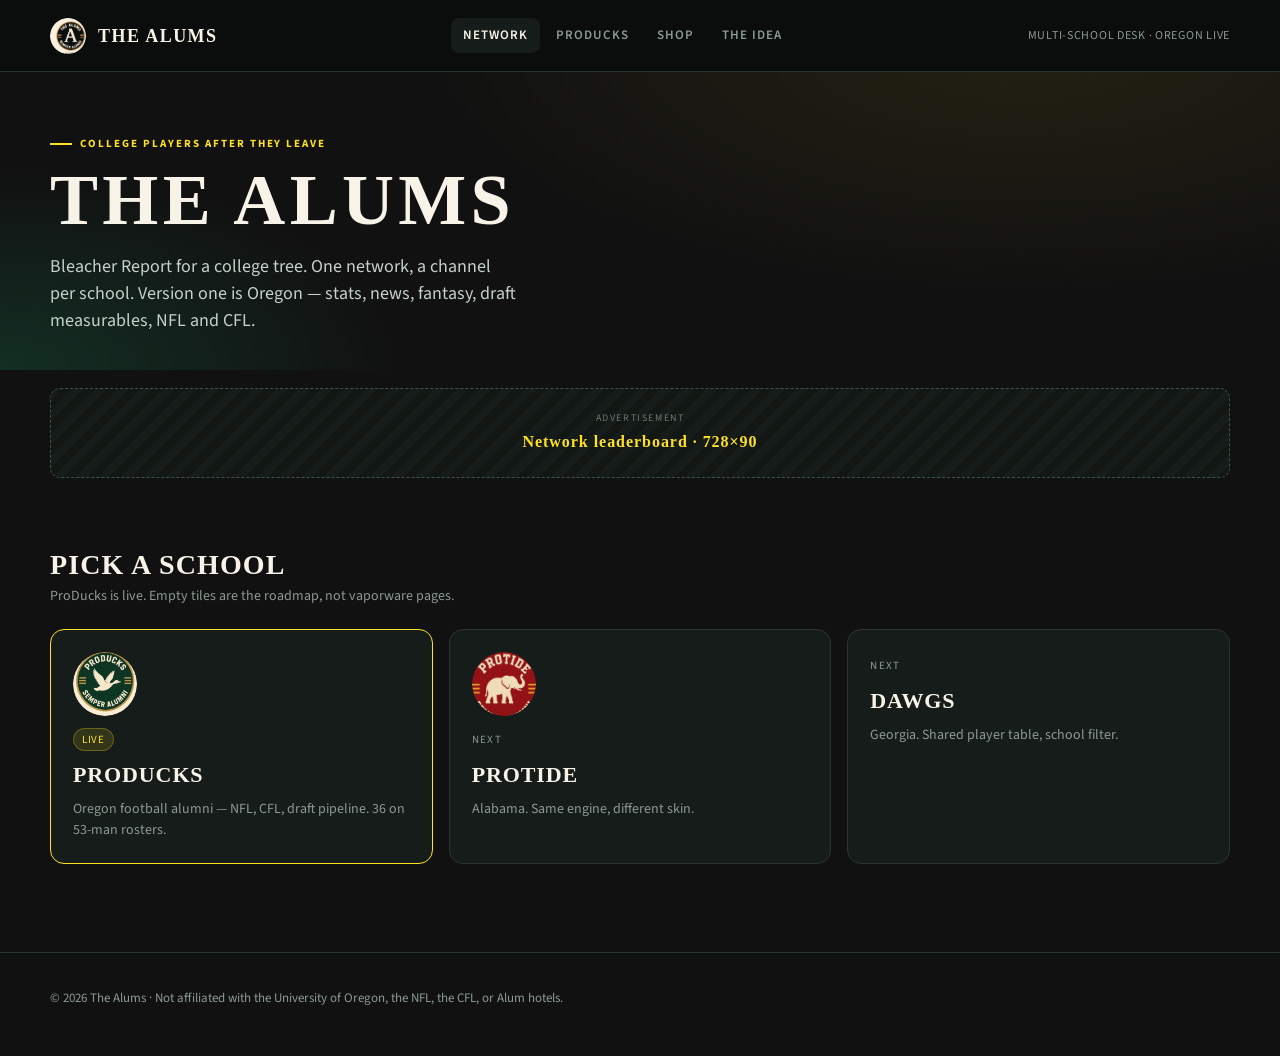
<file: thealums/index.html>
<!DOCTYPE html>
<html lang="en">
<head>
  <meta charset="UTF-8" />
  <meta name="viewport" content="width=device-width, initial-scale=1" />
  <title>The Alums — College players after they leave</title>
  <meta name="description" content="A desk for college trees. Oregon ProDucks first. Other schools next." />
  <link rel="preconnect" href="https://fonts.googleapis.com" />
  <link rel="preconnect" href="https://fonts.gstatic.com" crossorigin />
  <link href="https://fonts.googleapis.com/css2?family=Cinzel:wght@500;600;700;800;900&family=Graduate&family=Source+Sans+3:wght@400;600;700&display=swap" rel="stylesheet" />
  <link rel="stylesheet" href="css/styles.css" />
</head>
<body>
  <header class="nav">
    <div class="wrap nav-inner">
      <a class="brand" href="index.html"><img class="seal" src="img/alums-seal-black.png" alt="The Alums" /> THE&nbsp;ALUMS</a>
      <nav class="nav-links">
        <a href="index.html" class="active">Network</a>
        <a href="producks/index.html">ProDucks</a>
        <a href="producks/shop.html">Shop</a>
        <a href="producks/about.html">The Idea</a>
      </nav>
      <div class="nav-meta">Multi-school desk · Oregon live</div>
    </div>
  </header>

  <section class="hero">
    <div class="wrap">
      <div class="kicker">College players after they leave</div>
      <h1>The Alums</h1>
      <p class="lede">
        Bleacher Report for a college tree. One network, a channel per school.
        Version one is Oregon — stats, news, fantasy, draft measurables, NFL and CFL.
      </p>
    </div>
  </section>

  <div class="wrap">
    <aside class="ad leader">
      <small>Advertisement</small>
      <b>Network leaderboard · 728×90</b>
    </aside>
  </div>

  <section class="section">
    <div class="wrap">
      <div class="section-head">
        <div>
          <h2>Pick a school</h2>
          <p>ProDucks is live. Empty tiles are the roadmap, not vaporware pages.</p>
        </div>
      </div>
      <div class="schools-grid">
        <a class="school-tile live" href="producks/index.html"><img class="tile-seal" src="img/producks-seal.png" alt="" />
          <span class="chip gold">Live</span>
          <h3>ProDucks</h3>
          <p>Oregon football alumni — NFL, CFL, draft pipeline. 36 on 53-man rosters.</p>
        </a>
        <div class="school-tile">
          <img class="tile-seal" src="img/protide-seal.png" alt="" />
          <span class="soon">Next</span>
          <h3>ProTide</h3>
          <p>Alabama. Same engine, different skin.</p>
        </div>
        <div class="school-tile">
          <span class="soon">Next</span>
          <h3>Dawgs</h3>
          <p>Georgia. Shared player table, school filter.</p>
        </div>
      </div>
    </div>
  </section>

  <footer>
    <div class="wrap">
      <p>© 2026 The Alums · Not affiliated with the University of Oregon, the NFL, the CFL, or Alum hotels.</p>
    </div>
  </footer>
</body>
</html>
</file>
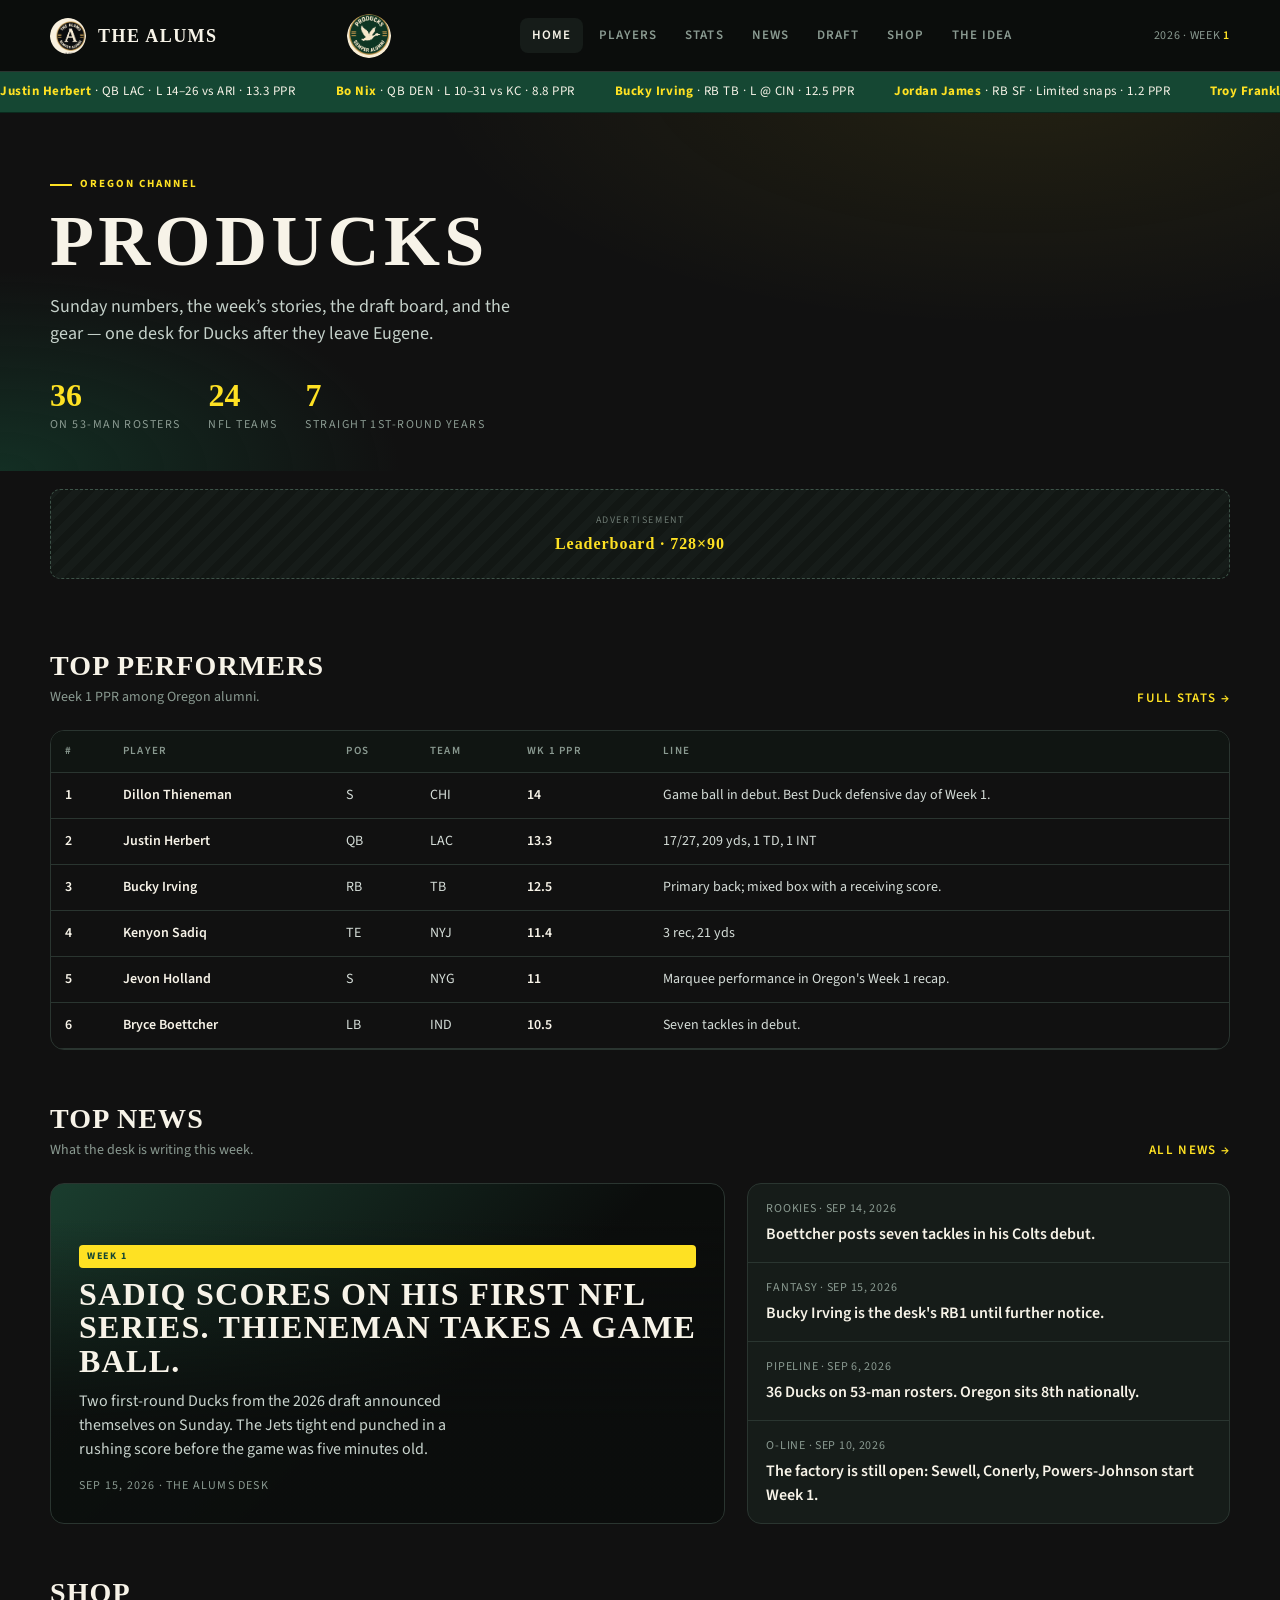
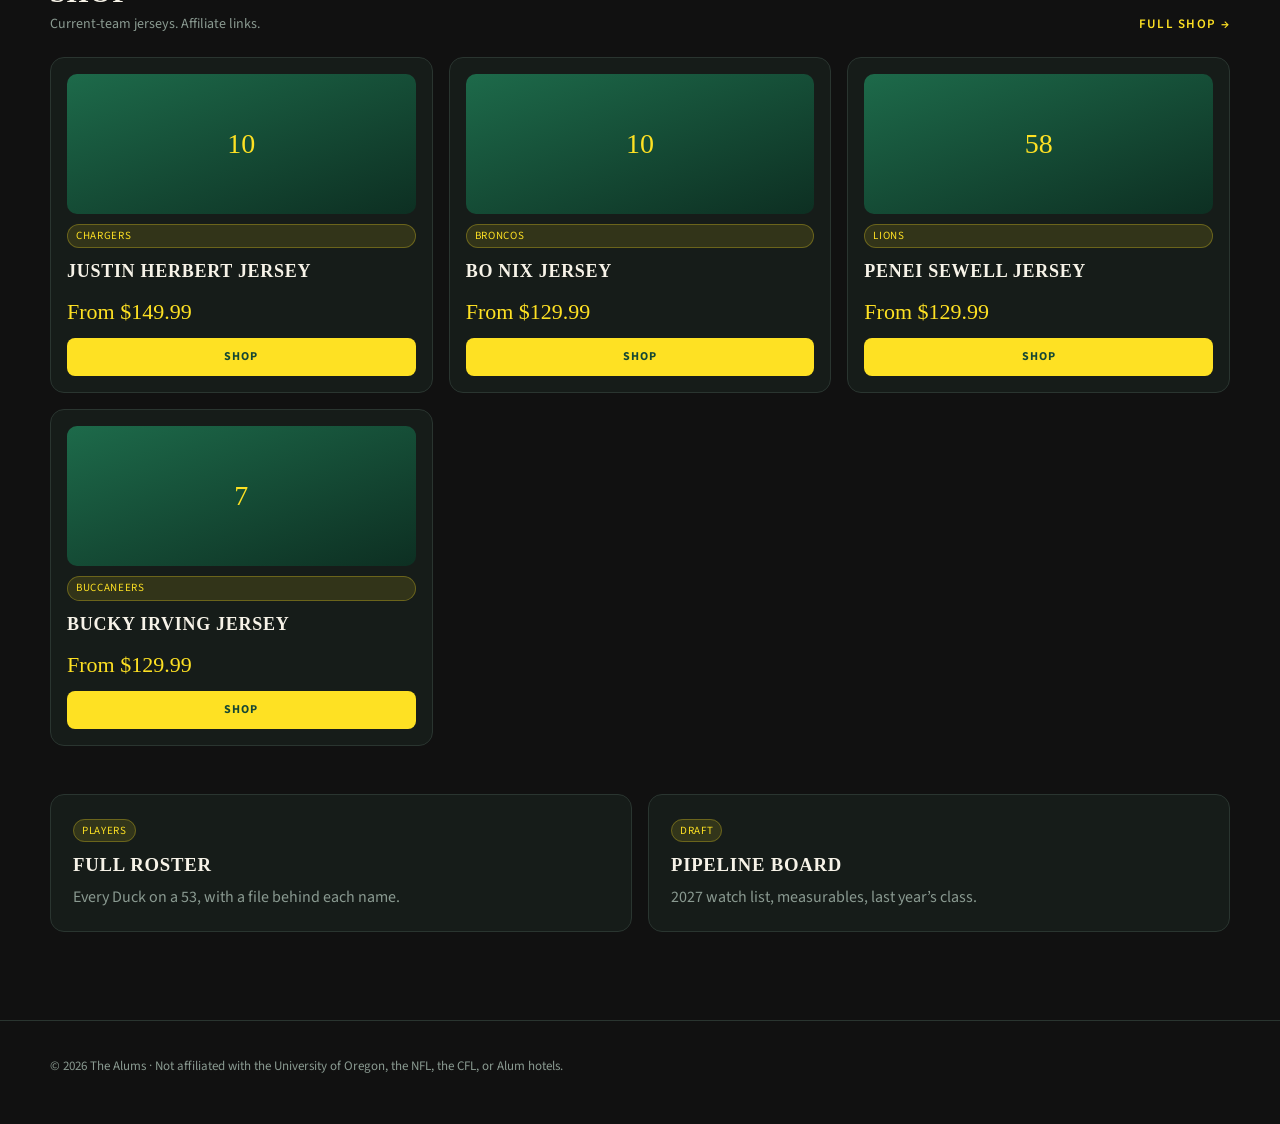
<file: thealums/producks/index.html>
<!DOCTYPE html>
<html lang="en">
<head>
  <meta charset="UTF-8" />
  <meta name="viewport" content="width=device-width, initial-scale=1" />
  <title>ProDucks · The Alums</title>
  <meta name="description" content="Oregon Ducks in the NFL and CFL — Sunday board, news, draft, shop." />
  <link rel="preconnect" href="https://fonts.googleapis.com" />
  <link rel="preconnect" href="https://fonts.gstatic.com" crossorigin />
  <link href="https://fonts.googleapis.com/css2?family=Cinzel:wght@500;600;700;800;900&family=Graduate&family=Source+Sans+3:wght@400;600;700&display=swap" rel="stylesheet" />
  <link rel="stylesheet" href="../css/styles.css" />
</head>
<body>
  <header class="nav">
    <div class="wrap nav-inner">
      <a class="brand" href="../index.html"><img class="seal" src="../img/alums-seal-black.png" alt="The Alums" /> THE&nbsp;ALUMS</a>
      <a class="channel" href="index.html"><img src="../img/producks-seal.png" alt="ProDucks" /></a>
            <nav class="nav-links">
        <a href="index.html" class="active">Home</a>
        <a href="roster.html">Players</a>
        <a href="stats.html">Stats</a>
        <a href="news.html">News</a>
        <a href="draft.html">Draft</a>
        <a href="shop.html">Shop</a>
        <a href="about.html">The Idea</a>
      </nav>
      <div class="nav-meta">2026 · Week <b>1</b></div>
    </div>
  </header>

  <div class="ticker"><div class="ticker-track" id="ticker-track"></div></div>

  <section class="hero compact">
    <div class="wrap">
      <div class="kicker">Oregon channel</div>
      <h1>ProDucks</h1>
      <p class="lede">Sunday numbers, the week’s stories, the draft board, and the gear — one desk for Ducks after they leave Eugene.</p>
      <div class="hero-stats">
        <div class="stat"><b>36</b><span>On 53-man rosters</span></div>
        <div class="stat"><b>24</b><span>NFL teams</span></div>
        <div class="stat"><b>7</b><span>Straight 1st-round years</span></div>
      </div>
    </div>
  </section>

  <div class="wrap">
    <aside class="ad leader">
      <small>Advertisement</small>
      <b>Leaderboard · 728×90</b>
    </aside>
  </div>

  <section class="section">
    <div class="wrap">
      <div class="section-head">
        <div>
          <h2>Top performers</h2>
          <p>Week 1 PPR among Oregon alumni.</p>
        </div>
        <a class="more" href="stats.html">Full stats →</a>
      </div>
      <div class="table-wrap">
        <table>
          <thead>
            <tr>
              <th>#</th>
              <th>Player</th>
              <th>Pos</th>
              <th>Team</th>
              <th>Wk 1 PPR</th>
              <th>Line</th>
            </tr>
          </thead>
          <tbody id="home-performers"></tbody>
        </table>
      </div>
    </div>
  </section>

  <section class="section" style="padding-top:0">
    <div class="wrap">
      <div class="section-head">
        <div>
          <h2>Top news</h2>
          <p>What the desk is writing this week.</p>
        </div>
        <a class="more" href="news.html">All news →</a>
      </div>
      <div class="grid-2">
        <article class="card story" id="featured-story"></article>
        <div class="card news-list" id="news-list"></div>
      </div>
    </div>
  </section>

  <section class="section" style="padding-top:0">
    <div class="wrap">
      <div class="section-head">
        <div>
          <h2>Shop</h2>
          <p>Current-team jerseys. Affiliate links.</p>
        </div>
        <a class="more" href="shop.html">Full shop →</a>
      </div>
      <div class="shop-grid" id="home-shop"></div>
    </div>
  </section>

  <section class="section" style="padding-top:0">
    <div class="wrap desk-links">
      <a class="desk-link" href="roster.html">
        <span class="chip gold">Players</span>
        <h3>Full roster</h3>
        <p>Every Duck on a 53, with a file behind each name.</p>
      </a>
      <a class="desk-link" href="draft.html">
        <span class="chip gold">Draft</span>
        <h3>Pipeline board</h3>
        <p>2027 watch list, measurables, last year’s class.</p>
      </a>
    </div>
  </section>

  <footer>
    <div class="wrap">
      <p>© 2026 The Alums · Not affiliated with the University of Oregon, the NFL, the CFL, or Alum hotels.</p>
    </div>
  </footer>
  <script src="../js/data.js"></script>
  <script src="../js/app.js"></script>
</body>
</html>
</file>
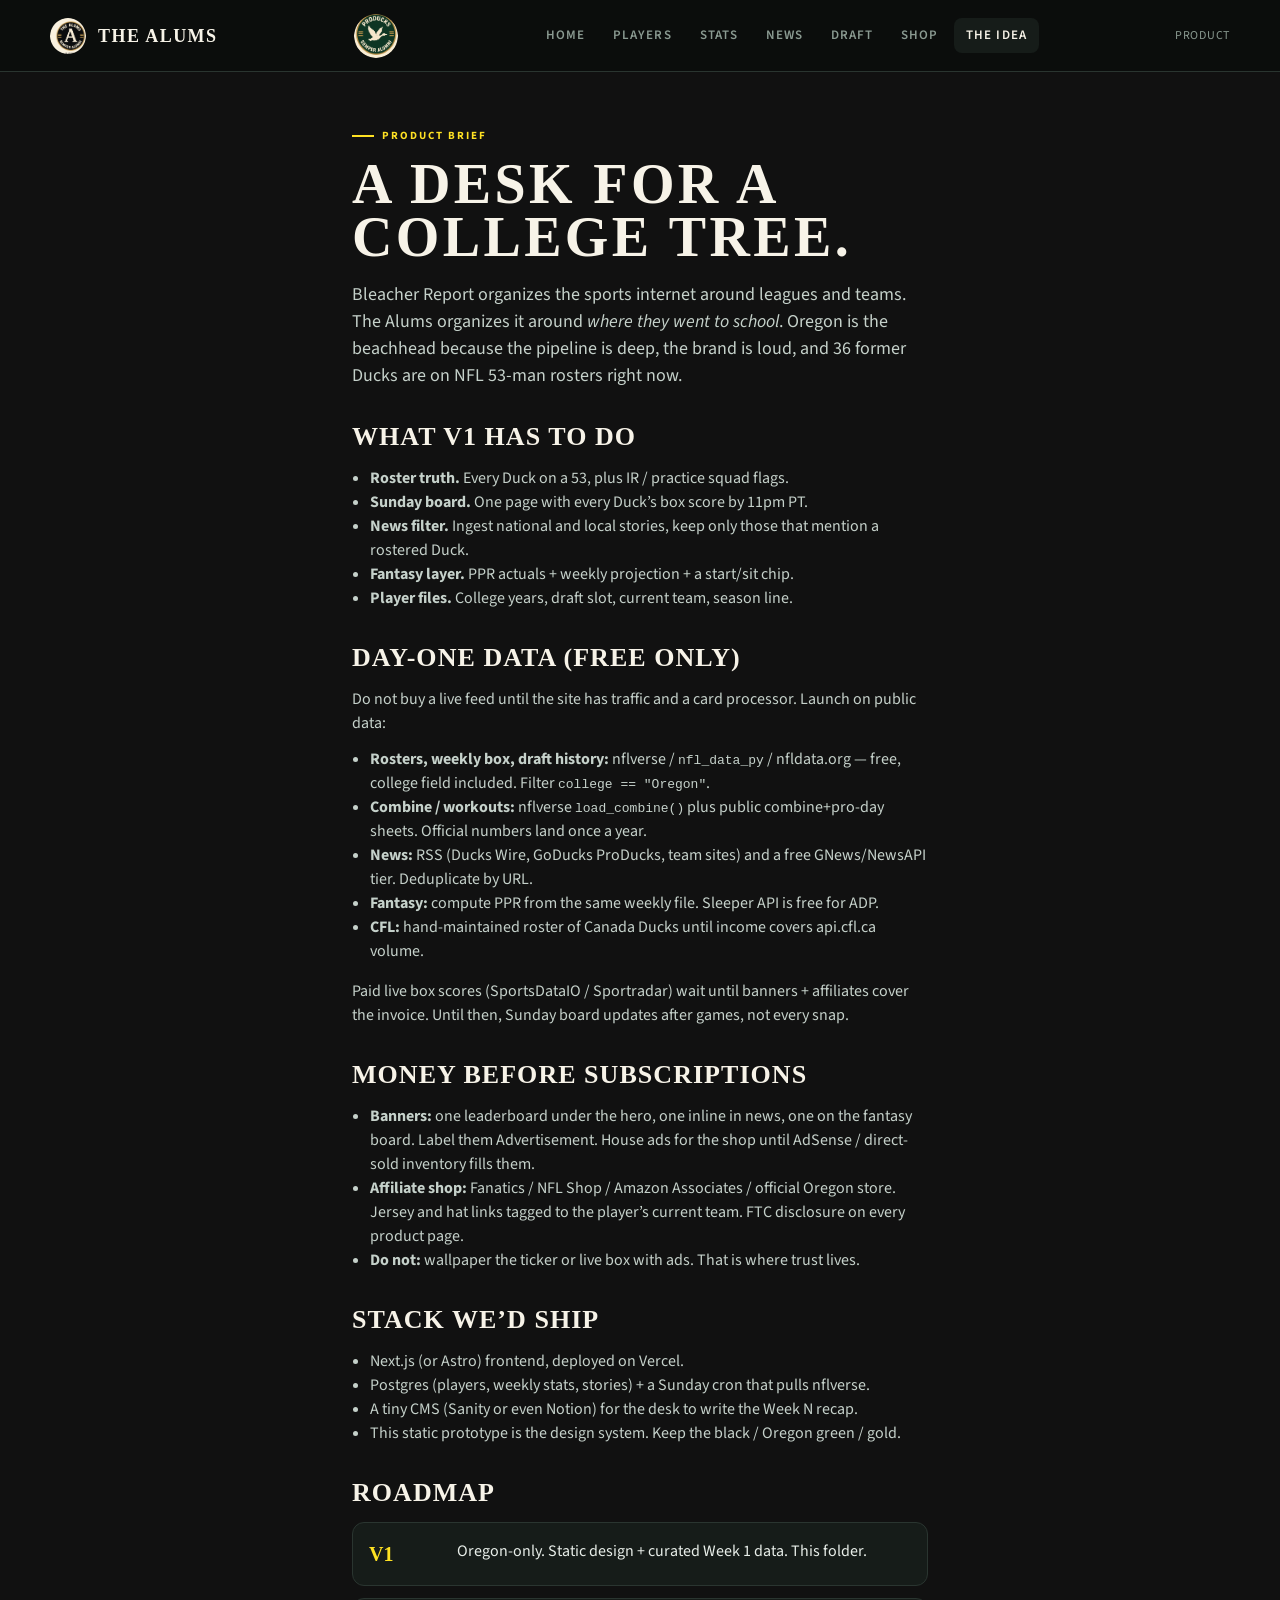
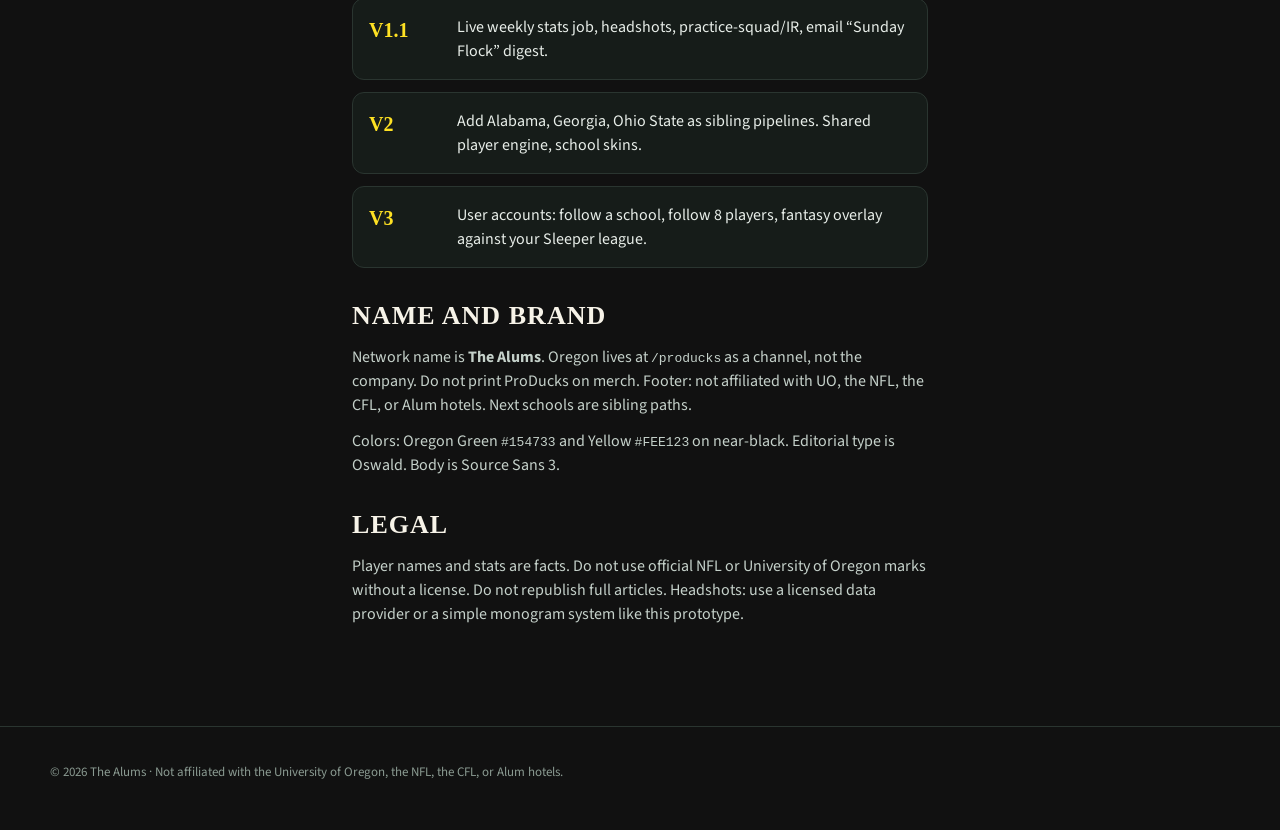
<file: thealums/producks/about.html>
<!DOCTYPE html>
<html lang="en">
<head>
  <meta charset="UTF-8" />
  <meta name="viewport" content="width=device-width, initial-scale=1" />
  <title>The Idea · The Alums</title>
  <link rel="preconnect" href="https://fonts.googleapis.com" />
  <link rel="preconnect" href="https://fonts.gstatic.com" crossorigin />
  <link href="https://fonts.googleapis.com/css2?family=Cinzel:wght@500;600;700;800;900&family=Graduate&family=Source+Sans+3:wght@400;600;700&display=swap" rel="stylesheet" />
  <link rel="stylesheet" href="../css/styles.css" />
</head>
<body>
  <header class="nav">
    <div class="wrap nav-inner">
      <a class="brand" href="../index.html"><img class="seal" src="../img/alums-seal-black.png" alt="The Alums" /> THE&nbsp;ALUMS</a>
      <a class="channel" href="index.html"><img src="../img/producks-seal.png" alt="ProDucks" /></a>
            <nav class="nav-links">
        <a href="index.html">Home</a>
        <a href="roster.html">Players</a>
        <a href="stats.html">Stats</a>
        <a href="news.html">News</a>
        <a href="draft.html">Draft</a>
        <a href="shop.html">Shop</a>
        <a href="about.html" class="active">The Idea</a>
      </nav>
      <div class="nav-meta">Product</div>
    </div>
  </header>

  <section class="section">
    <div class="wrap prose">
      <div class="kicker">Product brief</div>
      <h1 style="font-size:56px;text-transform:uppercase;line-height:.95">A desk for a college tree.</h1>
      <p style="font-size:18px;margin-top:16px">
        Bleacher Report organizes the sports internet around leagues and teams.
        The Alums organizes it around <em>where they went to school</em>. Oregon is
        the beachhead because the pipeline is deep, the brand is loud, and
        36 former Ducks are on NFL 53-man rosters right now.
      </p>

      <h2>What v1 has to do</h2>
      <ul>
        <li><b>Roster truth.</b> Every Duck on a 53, plus IR / practice squad flags.</li>
        <li><b>Sunday board.</b> One page with every Duck’s box score by 11pm PT.</li>
        <li><b>News filter.</b> Ingest national and local stories, keep only those that mention a rostered Duck.</li>
        <li><b>Fantasy layer.</b> PPR actuals + weekly projection + a start/sit chip.</li>
        <li><b>Player files.</b> College years, draft slot, current team, season line.</li>
      </ul>

      <h2>Day-one data (free only)</h2>
      <p>Do not buy a live feed until the site has traffic and a card processor. Launch on public data:</p>
      <ul>
        <li><b>Rosters, weekly box, draft history:</b> nflverse / <code>nfl_data_py</code> / nfldata.org — free, college field included. Filter <code>college == "Oregon"</code>.</li>
        <li><b>Combine / workouts:</b> nflverse <code>load_combine()</code> plus public combine+pro-day sheets. Official numbers land once a year.</li>
        <li><b>News:</b> RSS (Ducks Wire, GoDucks ProDucks, team sites) and a free GNews/NewsAPI tier. Deduplicate by URL.</li>
        <li><b>Fantasy:</b> compute PPR from the same weekly file. Sleeper API is free for ADP.</li>
        <li><b>CFL:</b> hand-maintained roster of Canada Ducks until income covers api.cfl.ca volume.</li>
      </ul>
      <p>Paid live box scores (SportsDataIO / Sportradar) wait until banners + affiliates cover the invoice. Until then, Sunday board updates after games, not every snap.</p>

      <h2>Money before subscriptions</h2>
      <ul>
        <li><b>Banners:</b> one leaderboard under the hero, one inline in news, one on the fantasy board. Label them Advertisement. House ads for the shop until AdSense / direct-sold inventory fills them.</li>
        <li><b>Affiliate shop:</b> Fanatics / NFL Shop / Amazon Associates / official Oregon store. Jersey and hat links tagged to the player’s current team. FTC disclosure on every product page.</li>
        <li><b>Do not:</b> wallpaper the ticker or live box with ads. That is where trust lives.</li>
      </ul>

      <h2>Stack we’d ship</h2>
      <ul>
        <li>Next.js (or Astro) frontend, deployed on Vercel.</li>
        <li>Postgres (players, weekly stats, stories) + a Sunday cron that pulls nflverse.</li>
        <li>A tiny CMS (Sanity or even Notion) for the desk to write the Week N recap.</li>
        <li>This static prototype is the design system. Keep the black / Oregon green / gold.</li>
      </ul>

      <h2>Roadmap</h2>
      <div class="roadmap">
        <div class="step"><b>V1</b><div>Oregon-only. Static design + curated Week 1 data. This folder.</div></div>
        <div class="step"><b>V1.1</b><div>Live weekly stats job, headshots, practice-squad/IR, email “Sunday Flock” digest.</div></div>
        <div class="step"><b>V2</b><div>Add Alabama, Georgia, Ohio State as sibling pipelines. Shared player engine, school skins.</div></div>
        <div class="step"><b>V3</b><div>User accounts: follow a school, follow 8 players, fantasy overlay against your Sleeper league.</div></div>
      </div>

      <h2>Name and brand</h2>
      <p>
        Network name is <b>The Alums</b>. Oregon lives at <code>/producks</code> as a channel, not the company. Do not print ProDucks on merch. Footer: not affiliated with UO, the NFL, the CFL, or Alum hotels. Next schools are sibling paths.
      </p>
      <p>
        Colors: Oregon Green <code>#154733</code> and Yellow <code>#FEE123</code> on near-black. Editorial type is Oswald. Body is Source Sans 3.
      </p>

      <h2>Legal</h2>
      <p>
        Player names and stats are facts. Do not use official NFL or University of Oregon marks without a license. Do not republish full articles. Headshots: use a licensed data provider or a simple monogram system like this prototype.
      </p>
    </div>
  </section>

  <footer>
    <div class="wrap"><p>© 2026 The Alums · Not affiliated with the University of Oregon, the NFL, the CFL, or Alum hotels.</p></div>
  </footer>
</body>
</html>
</file>
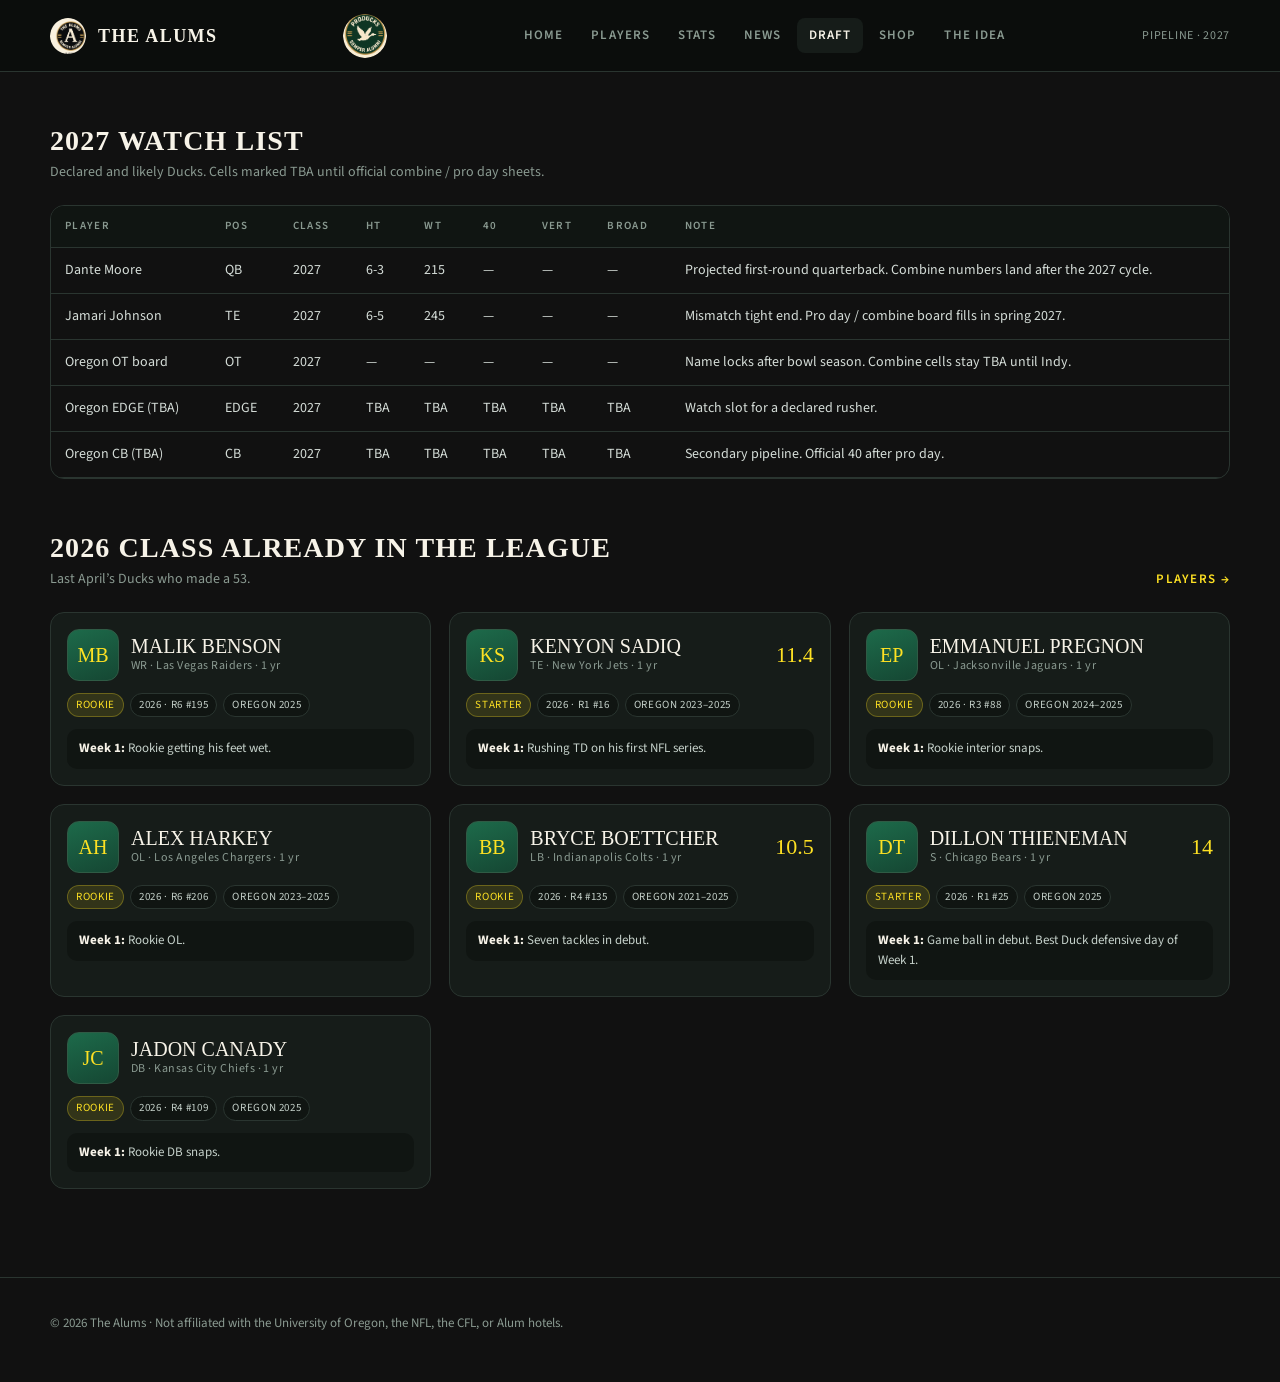
<file: thealums/producks/draft.html>
<!DOCTYPE html>
<html lang="en">
<head>
  <meta charset="UTF-8" />
  <meta name="viewport" content="width=device-width, initial-scale=1" />
  <title>Draft · ProDucks</title>
  <link rel="preconnect" href="https://fonts.googleapis.com" />
  <link rel="preconnect" href="https://fonts.gstatic.com" crossorigin />
  <link href="https://fonts.googleapis.com/css2?family=Cinzel:wght@500;600;700;800;900&family=Graduate&family=Source+Sans+3:wght@400;600;700&display=swap" rel="stylesheet" />
  <link rel="stylesheet" href="../css/styles.css" />
</head>
<body>
  <header class="nav">
    <div class="wrap nav-inner">
      <a class="brand" href="../index.html"><img class="seal" src="../img/alums-seal-black.png" alt="The Alums" /> THE&nbsp;ALUMS</a>
      <a class="channel" href="index.html"><img src="../img/producks-seal.png" alt="ProDucks" /></a>
            <nav class="nav-links">
        <a href="index.html">Home</a>
        <a href="roster.html">Players</a>
        <a href="stats.html">Stats</a>
        <a href="news.html">News</a>
        <a href="draft.html" class="active">Draft</a>
        <a href="shop.html">Shop</a>
        <a href="about.html">The Idea</a>
      </nav>
      <div class="nav-meta">Pipeline · 2027</div>
    </div>
  </header>

  <section class="section">
    <div class="wrap">
      <div class="section-head">
        <div>
          <h2>2027 watch list</h2>
          <p>Declared and likely Ducks. Cells marked TBA until official combine / pro day sheets.</p>
        </div>
      </div>
      <div class="table-wrap">
        <table>
          <thead>
            <tr>
              <th>Player</th>
              <th>Pos</th>
              <th>Class</th>
              <th>Ht</th>
              <th>Wt</th>
              <th>40</th>
              <th>Vert</th>
              <th>Broad</th>
              <th>Note</th>
            </tr>
          </thead>
          <tbody id="draft-prospects"></tbody>
        </table>
      </div>
    </div>
  </section>

  <section class="section" style="padding-top:0">
    <div class="wrap">
      <div class="section-head">
        <div>
          <h2>2026 class already in the league</h2>
          <p>Last April’s Ducks who made a 53.</p>
        </div>
        <a class="more" href="roster.html">Players →</a>
      </div>
      <div class="grid-3" id="draft-class"></div>
    </div>
  </section>

  <footer>
    <div class="wrap"><p>© 2026 The Alums · Not affiliated with the University of Oregon, the NFL, the CFL, or Alum hotels.</p></div>
  </footer>
  <script src="../js/data.js"></script>
  <script src="../js/app.js"></script>
</body>
</html>
</file>
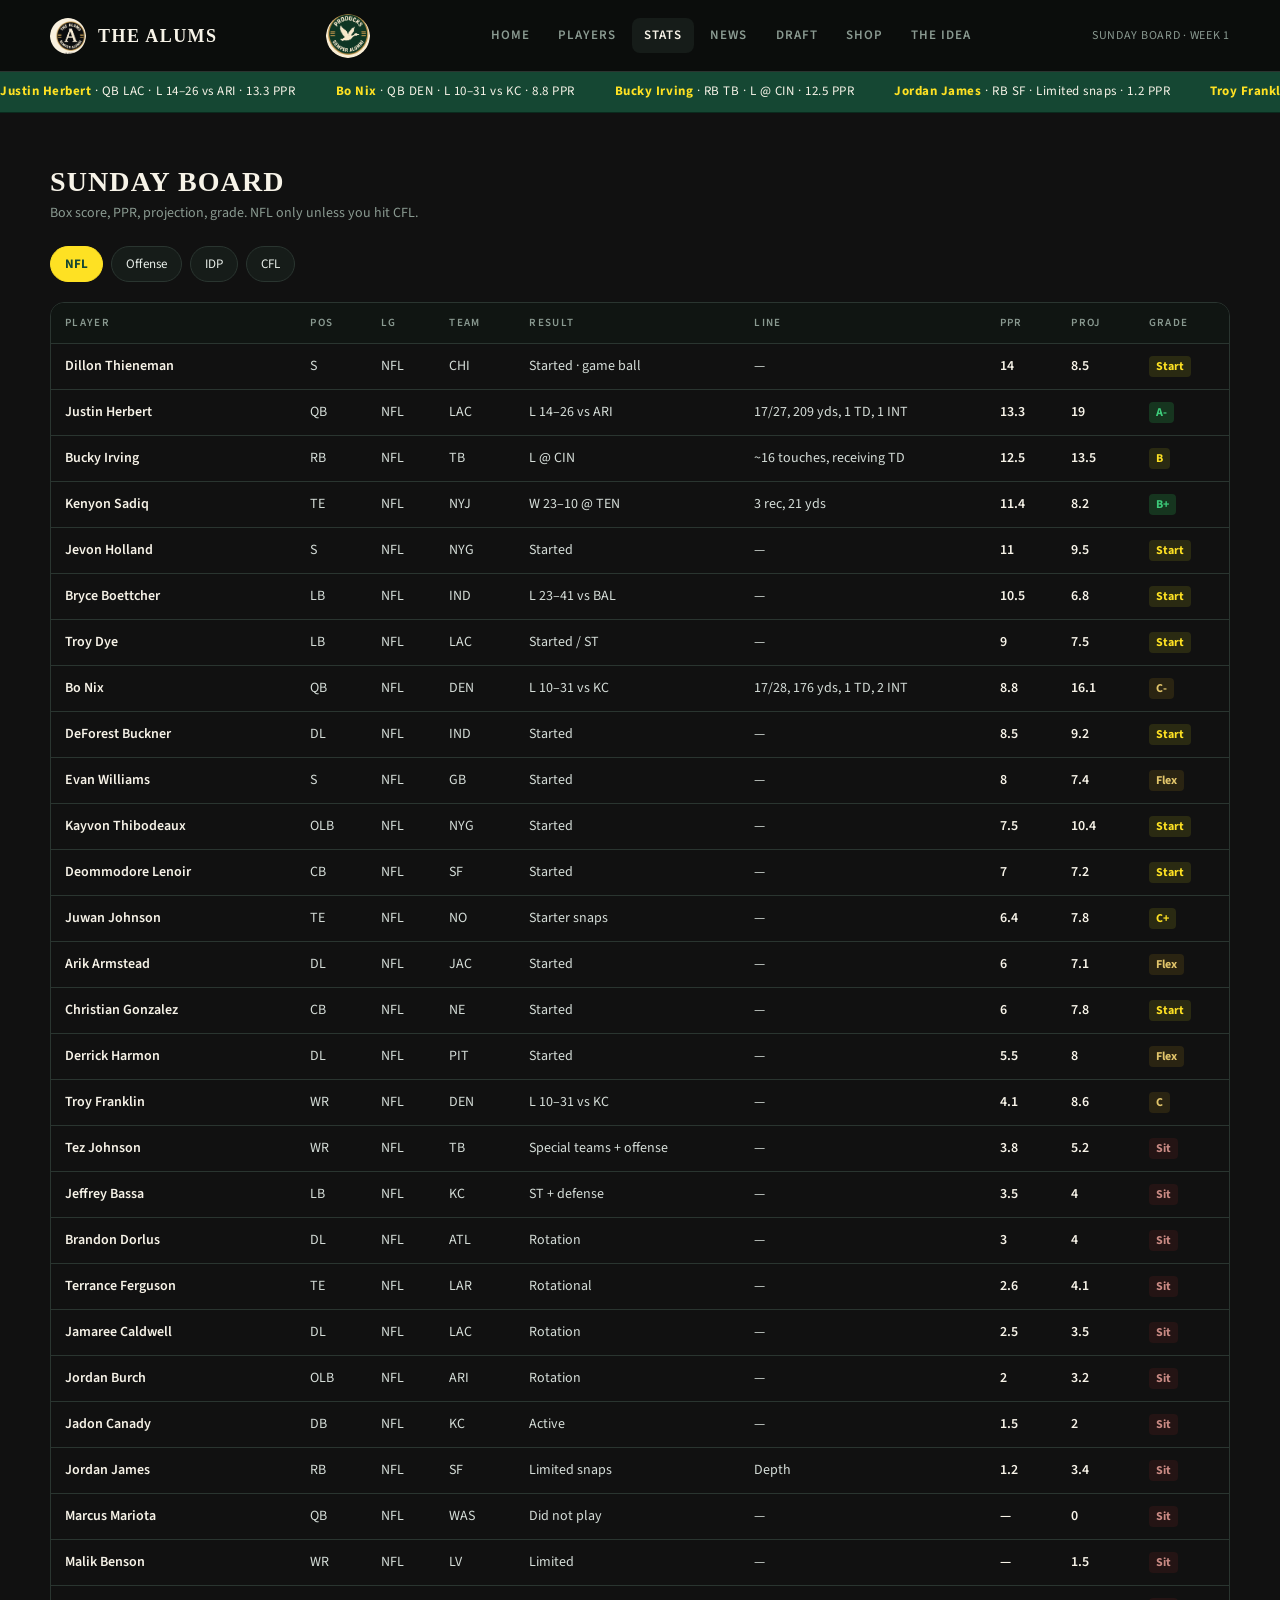
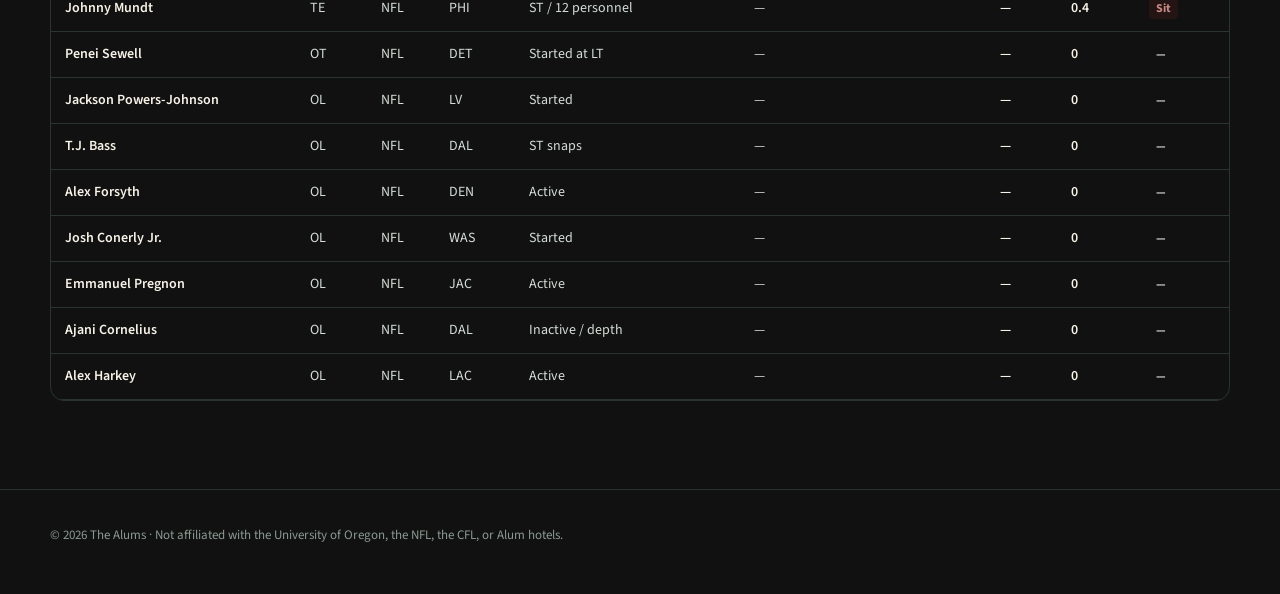
<file: thealums/producks/fantasy.html>
<!DOCTYPE html>
<html lang="en">
<head>
  <meta charset="UTF-8" />
  <meta http-equiv="refresh" content="0;url=stats.html" />
  <link rel="canonical" href="stats.html" />
  <title>Redirecting to Stats</title>
  <script>location.replace("stats.html");</script>
</head>
<body>
  <p><a href="stats.html">Fantasy now lives on Stats.</a></p>
</body>
</html>
</file>
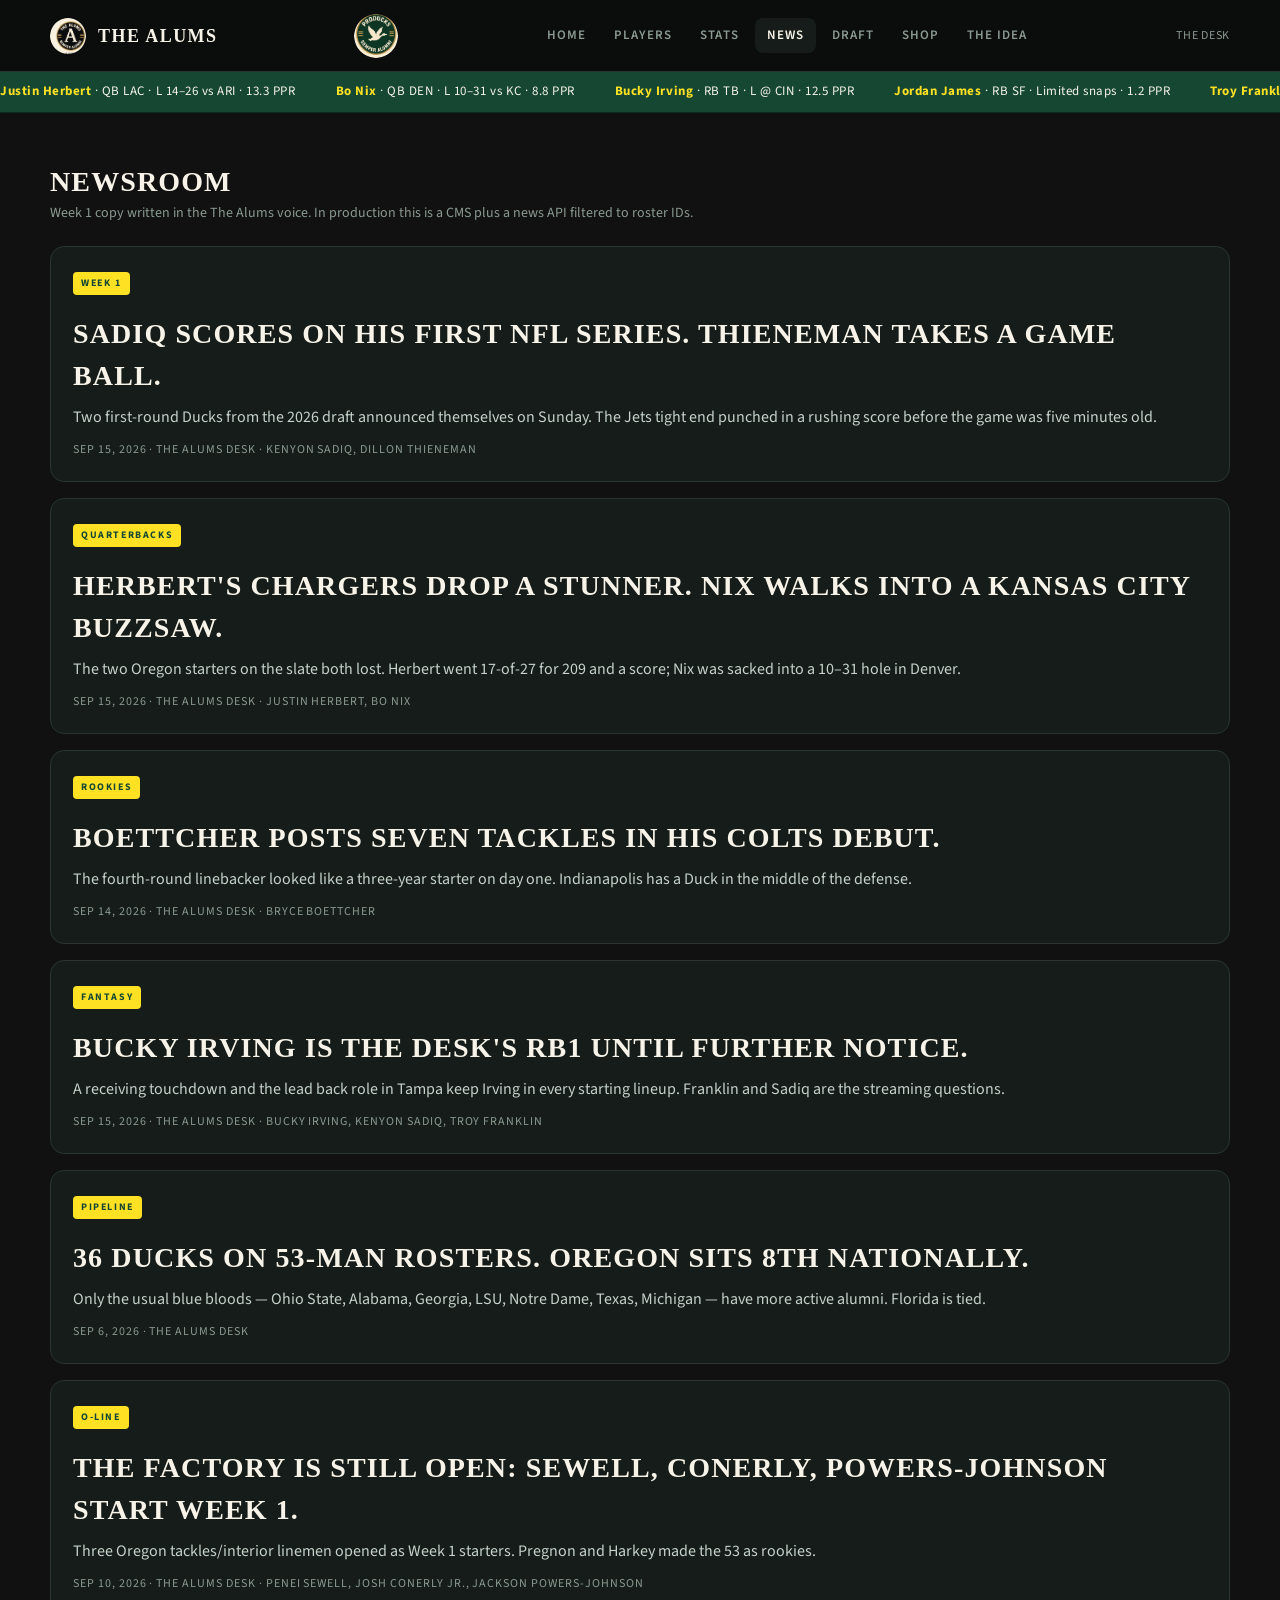
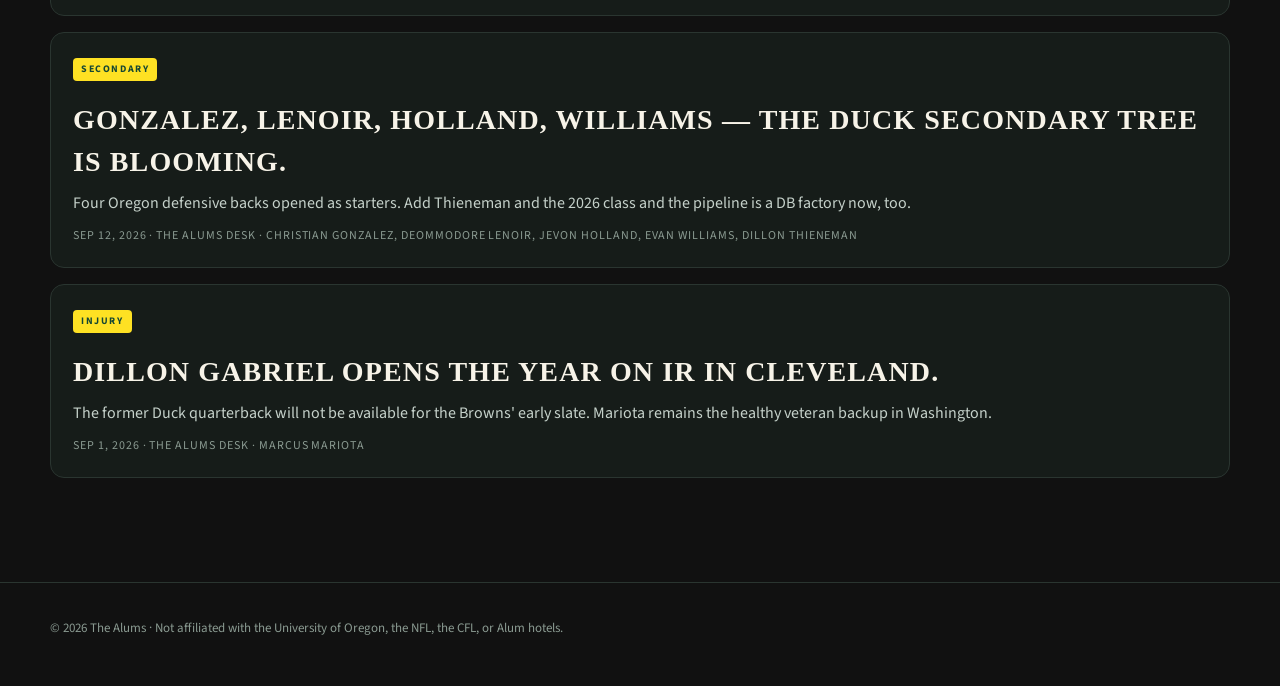
<file: thealums/producks/news.html>
<!DOCTYPE html>
<html lang="en">
<head>
  <meta charset="UTF-8" />
  <meta name="viewport" content="width=device-width, initial-scale=1" />
  <title>News · The Alums / ProDucks</title>
  <link rel="preconnect" href="https://fonts.googleapis.com" />
  <link rel="preconnect" href="https://fonts.gstatic.com" crossorigin />
  <link href="https://fonts.googleapis.com/css2?family=Cinzel:wght@500;600;700;800;900&family=Graduate&family=Source+Sans+3:wght@400;600;700&display=swap" rel="stylesheet" />
  <link rel="stylesheet" href="../css/styles.css" />
</head>
<body>
  <header class="nav">
    <div class="wrap nav-inner">
      <a class="brand" href="../index.html"><img class="seal" src="../img/alums-seal-black.png" alt="The Alums" /> THE&nbsp;ALUMS</a>
      <a class="channel" href="index.html"><img src="../img/producks-seal.png" alt="ProDucks" /></a>
            <nav class="nav-links">
        <a href="index.html">Home</a>
        <a href="roster.html">Players</a>
        <a href="stats.html">Stats</a>
        <a href="news.html" class="active">News</a>
        <a href="draft.html">Draft</a>
        <a href="shop.html">Shop</a>
        <a href="about.html">The Idea</a>
      </nav>
      <div class="nav-meta">The desk</div>
    </div>
  </header>
  <div class="ticker"><div class="ticker-track" id="ticker-track"></div></div>

  <section class="section">
    <div class="wrap">
      <div class="section-head">
        <div>
          <h2>Newsroom</h2>
          <p>Week 1 copy written in the The Alums voice. In production this is a CMS plus a news API filtered to roster IDs.</p>
        </div>
      </div>
      <div id="news-feed"></div>
    </div>
  </section>

  <footer>
    <div class="wrap"><p>© 2026 The Alums · Not affiliated with the University of Oregon, the NFL, the CFL, or Alum hotels.</p></div>
  </footer>
  <script src="../js/data.js"></script>
  <script src="../js/app.js"></script>
</body>
</html>
</file>
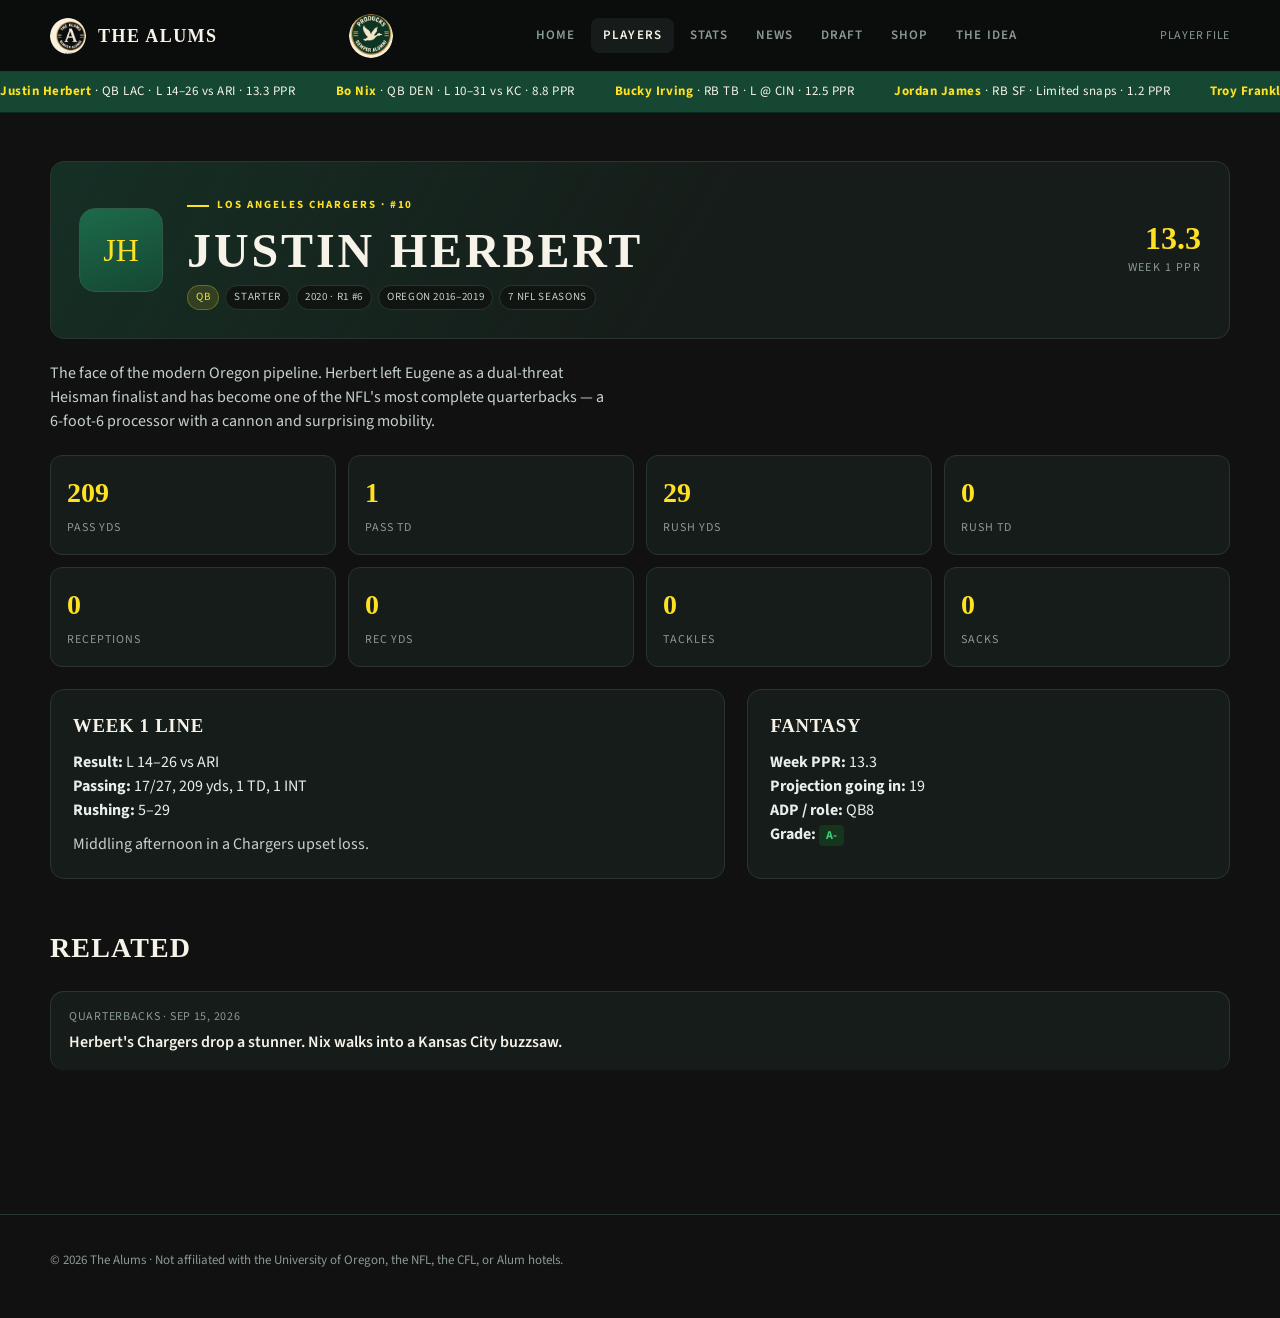
<file: thealums/producks/player.html>
<!DOCTYPE html>
<html lang="en">
<head>
  <meta charset="UTF-8" />
  <meta name="viewport" content="width=device-width, initial-scale=1" />
  <title>Player · The Alums / ProDucks</title>
  <link rel="preconnect" href="https://fonts.googleapis.com" />
  <link rel="preconnect" href="https://fonts.gstatic.com" crossorigin />
  <link href="https://fonts.googleapis.com/css2?family=Cinzel:wght@500;600;700;800;900&family=Graduate&family=Source+Sans+3:wght@400;600;700&display=swap" rel="stylesheet" />
  <link rel="stylesheet" href="../css/styles.css" />
</head>
<body>
  <header class="nav">
    <div class="wrap nav-inner">
      <a class="brand" href="../index.html"><img class="seal" src="../img/alums-seal-black.png" alt="The Alums" /> THE&nbsp;ALUMS</a>
      <a class="channel" href="index.html"><img src="../img/producks-seal.png" alt="ProDucks" /></a>
            <nav class="nav-links">
        <a href="index.html">Home</a>
        <a href="roster.html" class="active">Players</a>
        <a href="stats.html">Stats</a>
        <a href="news.html">News</a>
        <a href="draft.html">Draft</a>
        <a href="shop.html">Shop</a>
        <a href="about.html">The Idea</a>
      </nav>
      <div class="nav-meta">Player file</div>
    </div>
  </header>
  <div class="ticker"><div class="ticker-track" id="ticker-track"></div></div>

  <section class="section">
    <div class="wrap" id="player-root"></div>
  </section>

  <footer>
    <div class="wrap"><p>© 2026 The Alums · Not affiliated with the University of Oregon, the NFL, the CFL, or Alum hotels.</p></div>
  </footer>
  <script src="../js/data.js"></script>
  <script src="../js/app.js"></script>
</body>
</html>
</file>
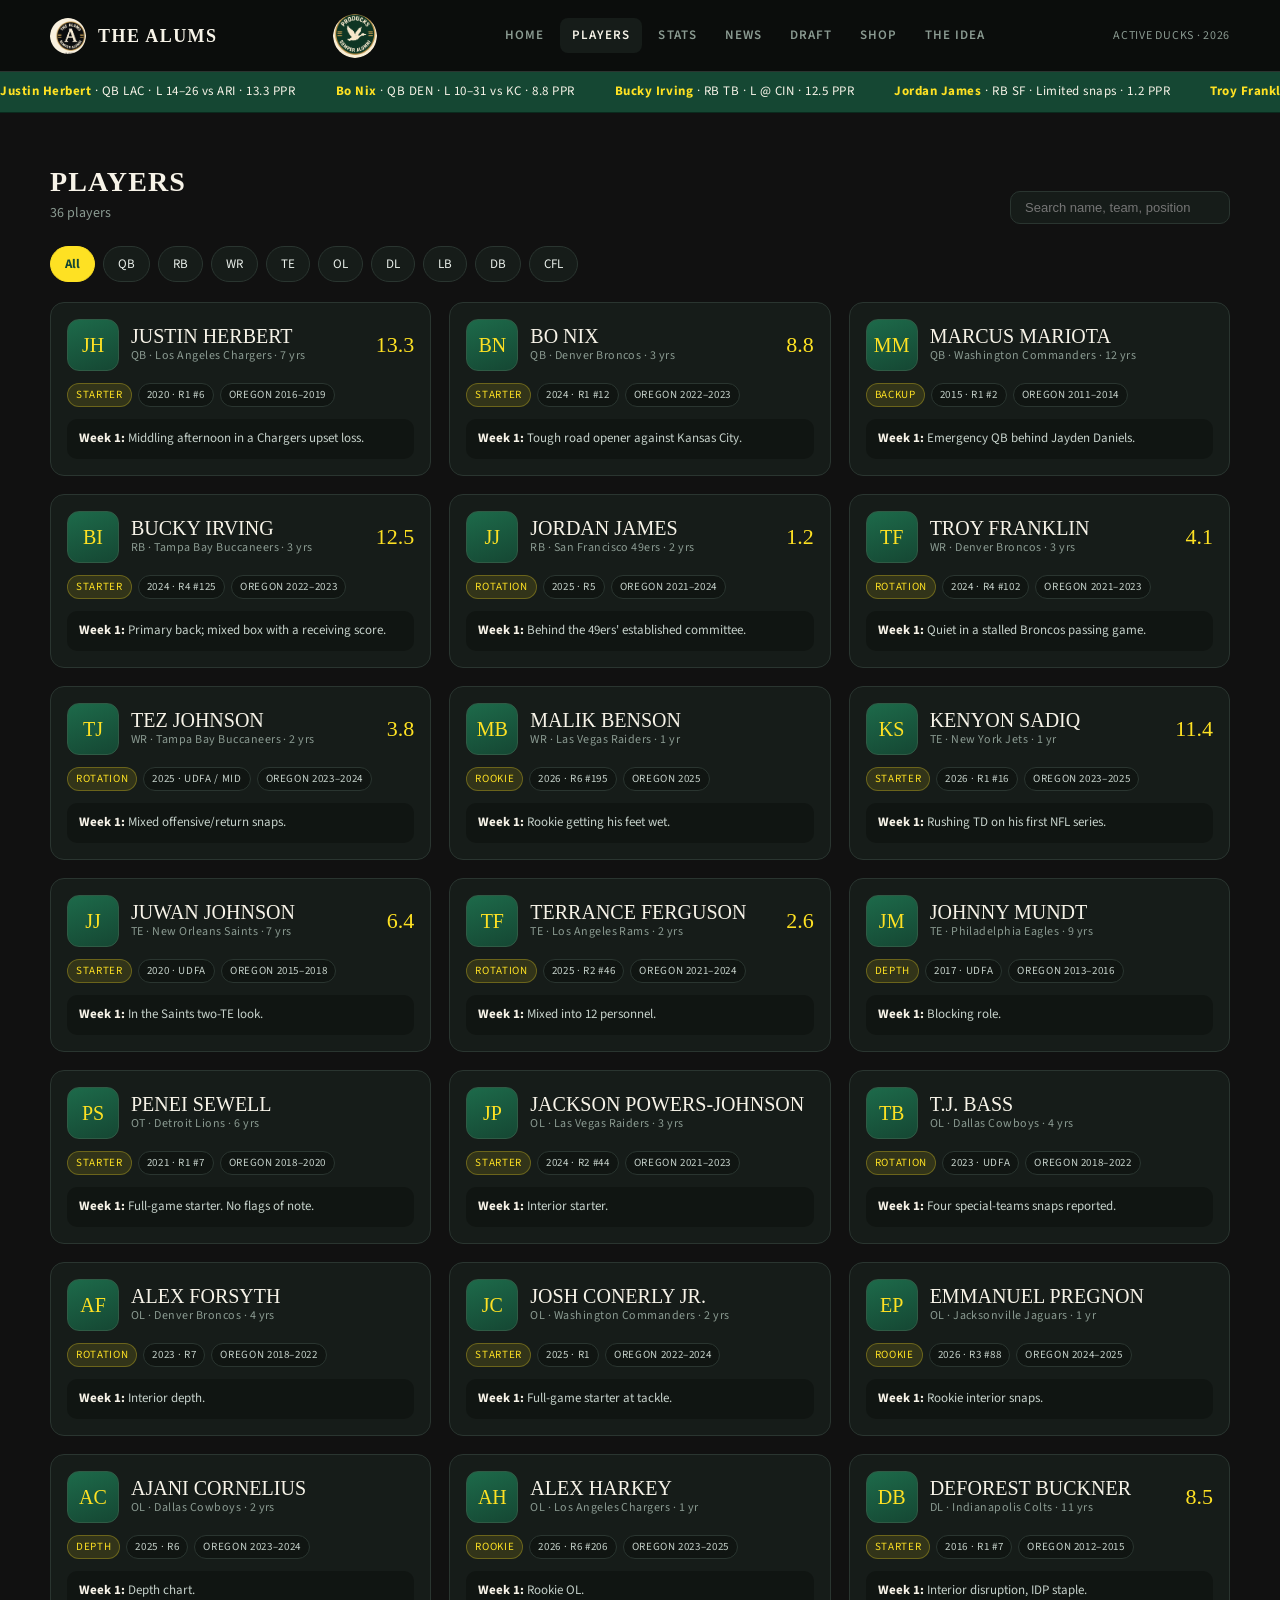
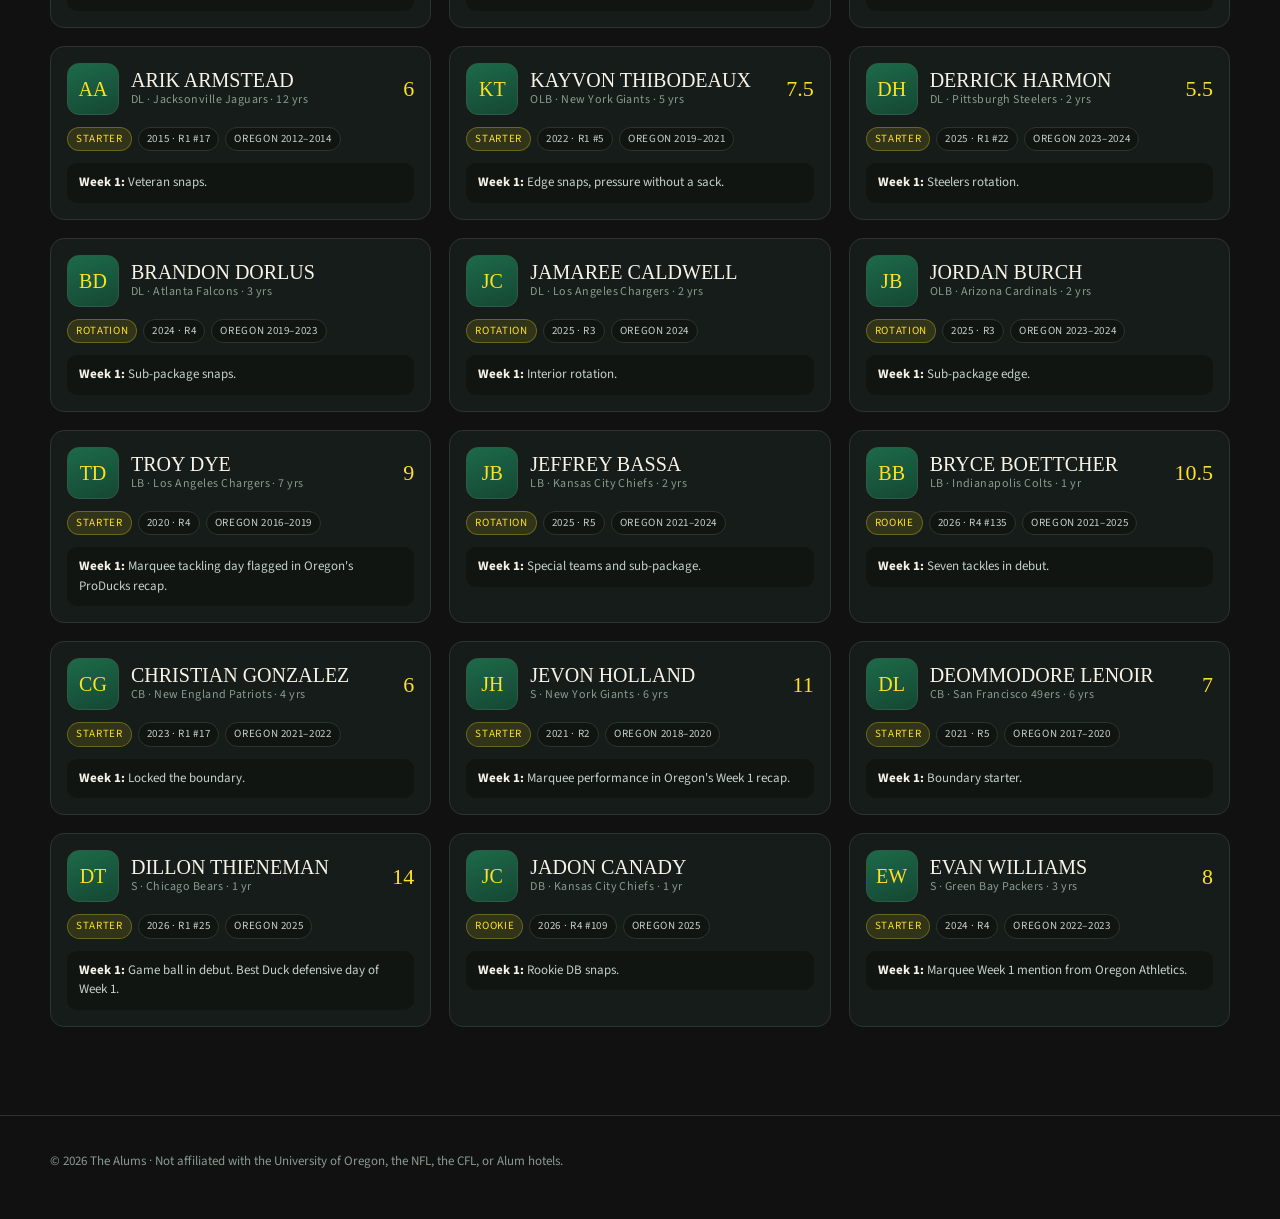
<file: thealums/producks/roster.html>
<!DOCTYPE html>
<html lang="en">
<head>
  <meta charset="UTF-8" />
  <meta name="viewport" content="width=device-width, initial-scale=1" />
  <title>Players · The Alums / ProDucks</title>
  <link rel="preconnect" href="https://fonts.googleapis.com" />
  <link rel="preconnect" href="https://fonts.gstatic.com" crossorigin />
  <link href="https://fonts.googleapis.com/css2?family=Cinzel:wght@500;600;700;800;900&family=Graduate&family=Source+Sans+3:wght@400;600;700&display=swap" rel="stylesheet" />
  <link rel="stylesheet" href="../css/styles.css" />
</head>
<body>
  <header class="nav">
    <div class="wrap nav-inner">
      <a class="brand" href="../index.html"><img class="seal" src="../img/alums-seal-black.png" alt="The Alums" /> THE&nbsp;ALUMS</a>
      <a class="channel" href="index.html"><img src="../img/producks-seal.png" alt="ProDucks" /></a>
            <nav class="nav-links">
        <a href="index.html">Home</a>
        <a href="roster.html" class="active">Players</a>
        <a href="stats.html">Stats</a>
        <a href="news.html">News</a>
        <a href="draft.html">Draft</a>
        <a href="shop.html">Shop</a>
        <a href="about.html">The Idea</a>
      </nav>
      <div class="nav-meta">Active Ducks · 2026</div>
    </div>
  </header>
  <div class="ticker"><div class="ticker-track" id="ticker-track"></div></div>

  <section class="section">
    <div class="wrap">
      <div class="section-head">
        <div>
          <h2>Players</h2>
          <p id="roster-count">36 players</p>
        </div>
        <input class="search" id="search" type="search" placeholder="Search name, team, position" />
      </div>
      <div class="filters" id="filters"></div>
      <div class="grid-3" id="roster-grid"></div>
    </div>
  </section>

  <footer>
    <div class="wrap">
      <p>© 2026 The Alums · Not affiliated with the University of Oregon, the NFL, the CFL, or Alum hotels.</p>
    </div>
  </footer>
  <script src="../js/data.js"></script>
  <script src="../js/app.js"></script>
</body>
</html>
</file>
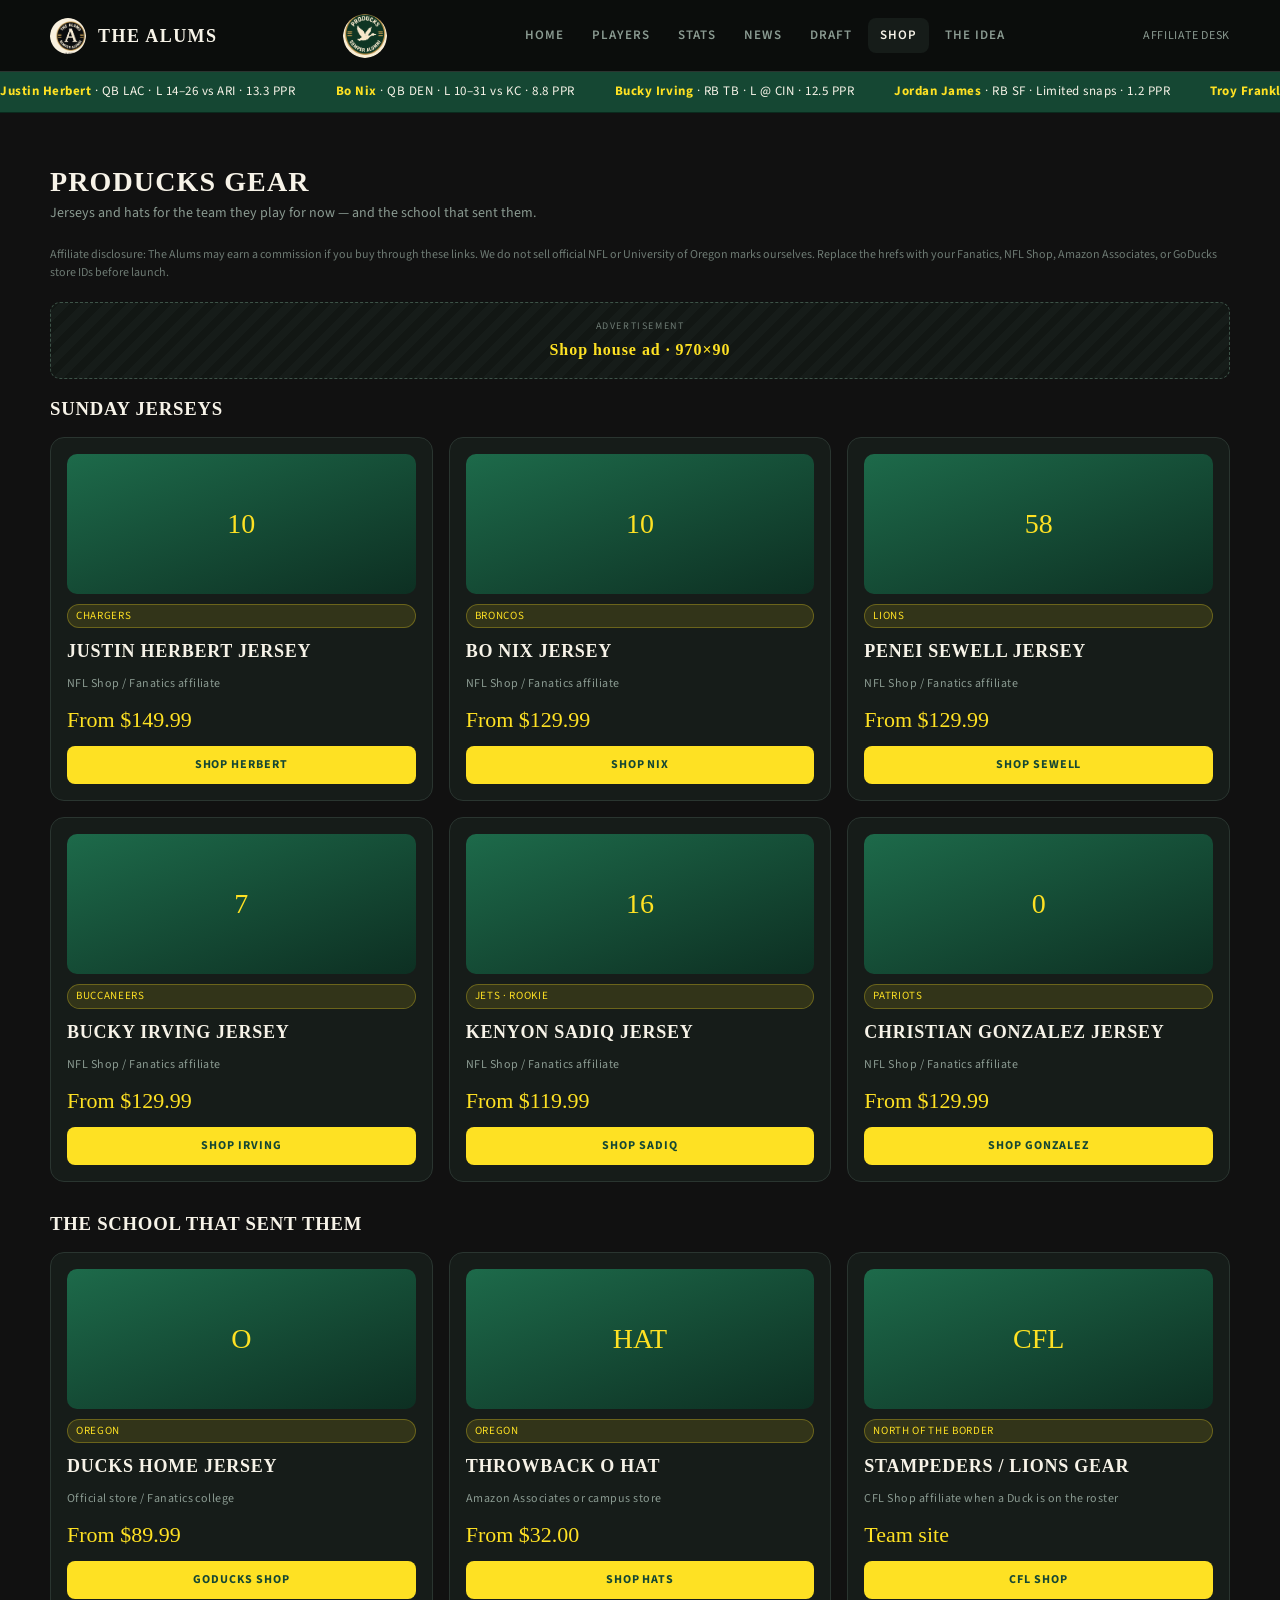
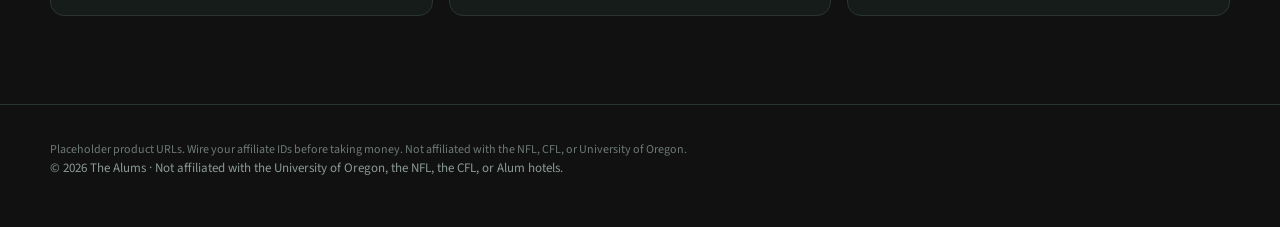
<file: thealums/producks/shop.html>
<!DOCTYPE html>
<html lang="en">
<head>
  <meta charset="UTF-8" />
  <meta name="viewport" content="width=device-width, initial-scale=1" />
  <title>Shop · The Alums / ProDucks</title>
  <link rel="preconnect" href="https://fonts.googleapis.com" />
  <link rel="preconnect" href="https://fonts.gstatic.com" crossorigin />
  <link href="https://fonts.googleapis.com/css2?family=Cinzel:wght@500;600;700;800;900&family=Graduate&family=Source+Sans+3:wght@400;600;700&display=swap" rel="stylesheet" />
  <link rel="stylesheet" href="../css/styles.css" />
</head>
<body>
  <header class="nav">
    <div class="wrap nav-inner">
      <a class="brand" href="../index.html"><img class="seal" src="../img/alums-seal-black.png" alt="The Alums" /> THE&nbsp;ALUMS</a>
      <a class="channel" href="index.html"><img src="../img/producks-seal.png" alt="ProDucks" /></a>
            <nav class="nav-links">
        <a href="index.html">Home</a>
        <a href="roster.html">Players</a>
        <a href="stats.html">Stats</a>
        <a href="news.html">News</a>
        <a href="draft.html">Draft</a>
        <a href="shop.html" class="active">Shop</a>
        <a href="about.html">The Idea</a>
      </nav>
      <div class="nav-meta">Affiliate desk</div>
    </div>
  </header>
  <div class="ticker"><div class="ticker-track" id="ticker-track"></div></div>

  <section class="section">
    <div class="wrap">
      <div class="section-head">
        <div>
          <h2>ProDucks gear</h2>
          <p>Jerseys and hats for the team they play for now — and the school that sent them.</p>
        </div>
      </div>
      <p class="disclosure">
        Affiliate disclosure: The Alums may earn a commission if you buy through these links.
        We do not sell official NFL or University of Oregon marks ourselves. Replace the
        hrefs with your Fanatics, NFL Shop, Amazon Associates, or GoDucks store IDs before launch.
      </p>

      <aside class="ad inline">
        <small>Advertisement</small>
        <b>Shop house ad · 970×90</b>
      </aside>

      <h3 style="margin: 8px 0 14px; text-transform: uppercase;">Sunday jerseys</h3>
      <div class="shop-grid">
        <article class="product">
          <div class="product-art">10</div>
          <span class="chip gold">Chargers</span>
          <h3>Justin Herbert jersey</h3>
          <p class="pc-meta">NFL Shop / Fanatics affiliate</p>
          <div class="price">From $149.99</div>
          <a class="buy" href="https://www.fanatics.com/nfl/los-angeles-chargers/justin-herbert/player-gear/o-2424+d-76997+z-89876-2370510473" rel="nofollow sponsored" target="_blank">Shop Herbert</a>
        </article>
        <article class="product">
          <div class="product-art">10</div>
          <span class="chip gold">Broncos</span>
          <h3>Bo Nix jersey</h3>
          <p class="pc-meta">NFL Shop / Fanatics affiliate</p>
          <div class="price">From $129.99</div>
          <a class="buy" href="https://www.fanatics.com/nfl/denver-broncos/bo-nix/player-gear/o-2422+d-76997+z-85732-2773512268" rel="nofollow sponsored" target="_blank">Shop Nix</a>
        </article>
        <article class="product">
          <div class="product-art">58</div>
          <span class="chip gold">Lions</span>
          <h3>Penei Sewell jersey</h3>
          <p class="pc-meta">NFL Shop / Fanatics affiliate</p>
          <div class="price">From $129.99</div>
          <a class="buy" href="https://www.fanatics.com/nfl/detroit-lions/penei-sewell/player-gear/o-2423+d-76997+z-90876-2160510373" rel="nofollow sponsored" target="_blank">Shop Sewell</a>
        </article>
        <article class="product">
          <div class="product-art">7</div>
          <span class="chip gold">Buccaneers</span>
          <h3>Bucky Irving jersey</h3>
          <p class="pc-meta">NFL Shop / Fanatics affiliate</p>
          <div class="price">From $129.99</div>
          <a class="buy" href="https://www.fanatics.com/nfl/tampa-bay-buccaneers" rel="nofollow sponsored" target="_blank">Shop Irving</a>
        </article>
        <article class="product">
          <div class="product-art">16</div>
          <span class="chip gold">Jets · Rookie</span>
          <h3>Kenyon Sadiq jersey</h3>
          <p class="pc-meta">NFL Shop / Fanatics affiliate</p>
          <div class="price">From $119.99</div>
          <a class="buy" href="https://www.fanatics.com/nfl/new-york-jets" rel="nofollow sponsored" target="_blank">Shop Sadiq</a>
        </article>
        <article class="product">
          <div class="product-art">0</div>
          <span class="chip gold">Patriots</span>
          <h3>Christian Gonzalez jersey</h3>
          <p class="pc-meta">NFL Shop / Fanatics affiliate</p>
          <div class="price">From $129.99</div>
          <a class="buy" href="https://www.fanatics.com/nfl/new-england-patriots" rel="nofollow sponsored" target="_blank">Shop Gonzalez</a>
        </article>
      </div>

      <h3 style="margin: 28px 0 14px; text-transform: uppercase;">The school that sent them</h3>
      <div class="shop-grid">
        <article class="product">
          <div class="product-art">O</div>
          <span class="chip gold">Oregon</span>
          <h3>Ducks home jersey</h3>
          <p class="pc-meta">Official store / Fanatics college</p>
          <div class="price">From $89.99</div>
          <a class="buy" href="https://shop.goducks.com/" rel="nofollow sponsored" target="_blank">GoDucks shop</a>
        </article>
        <article class="product">
          <div class="product-art">HAT</div>
          <span class="chip gold">Oregon</span>
          <h3>Throwback O hat</h3>
          <p class="pc-meta">Amazon Associates or campus store</p>
          <div class="price">From $32.00</div>
          <a class="buy" href="https://www.amazon.com/s?k=oregon+ducks+hat" rel="nofollow sponsored" target="_blank">Shop hats</a>
        </article>
        <article class="product">
          <div class="product-art">CFL</div>
          <span class="chip gold">North of the border</span>
          <h3>Stampeders / Lions gear</h3>
          <p class="pc-meta">CFL Shop affiliate when a Duck is on the roster</p>
          <div class="price">Team site</div>
          <a class="buy" href="https://shop.cfl.ca/" rel="nofollow sponsored" target="_blank">CFL Shop</a>
        </article>
      </div>
    </div>
  </section>

  <footer>
    <div class="wrap">
      <p class="disclaimer">Placeholder product URLs. Wire your affiliate IDs before taking money. Not affiliated with the NFL, CFL, or University of Oregon.</p>
      <p>© 2026 The Alums · Not affiliated with the University of Oregon, the NFL, the CFL, or Alum hotels.</p>
    </div>
  </footer>
  <script src="../js/data.js"></script>
  <script src="../js/app.js"></script>
</body>
</html>
</file>
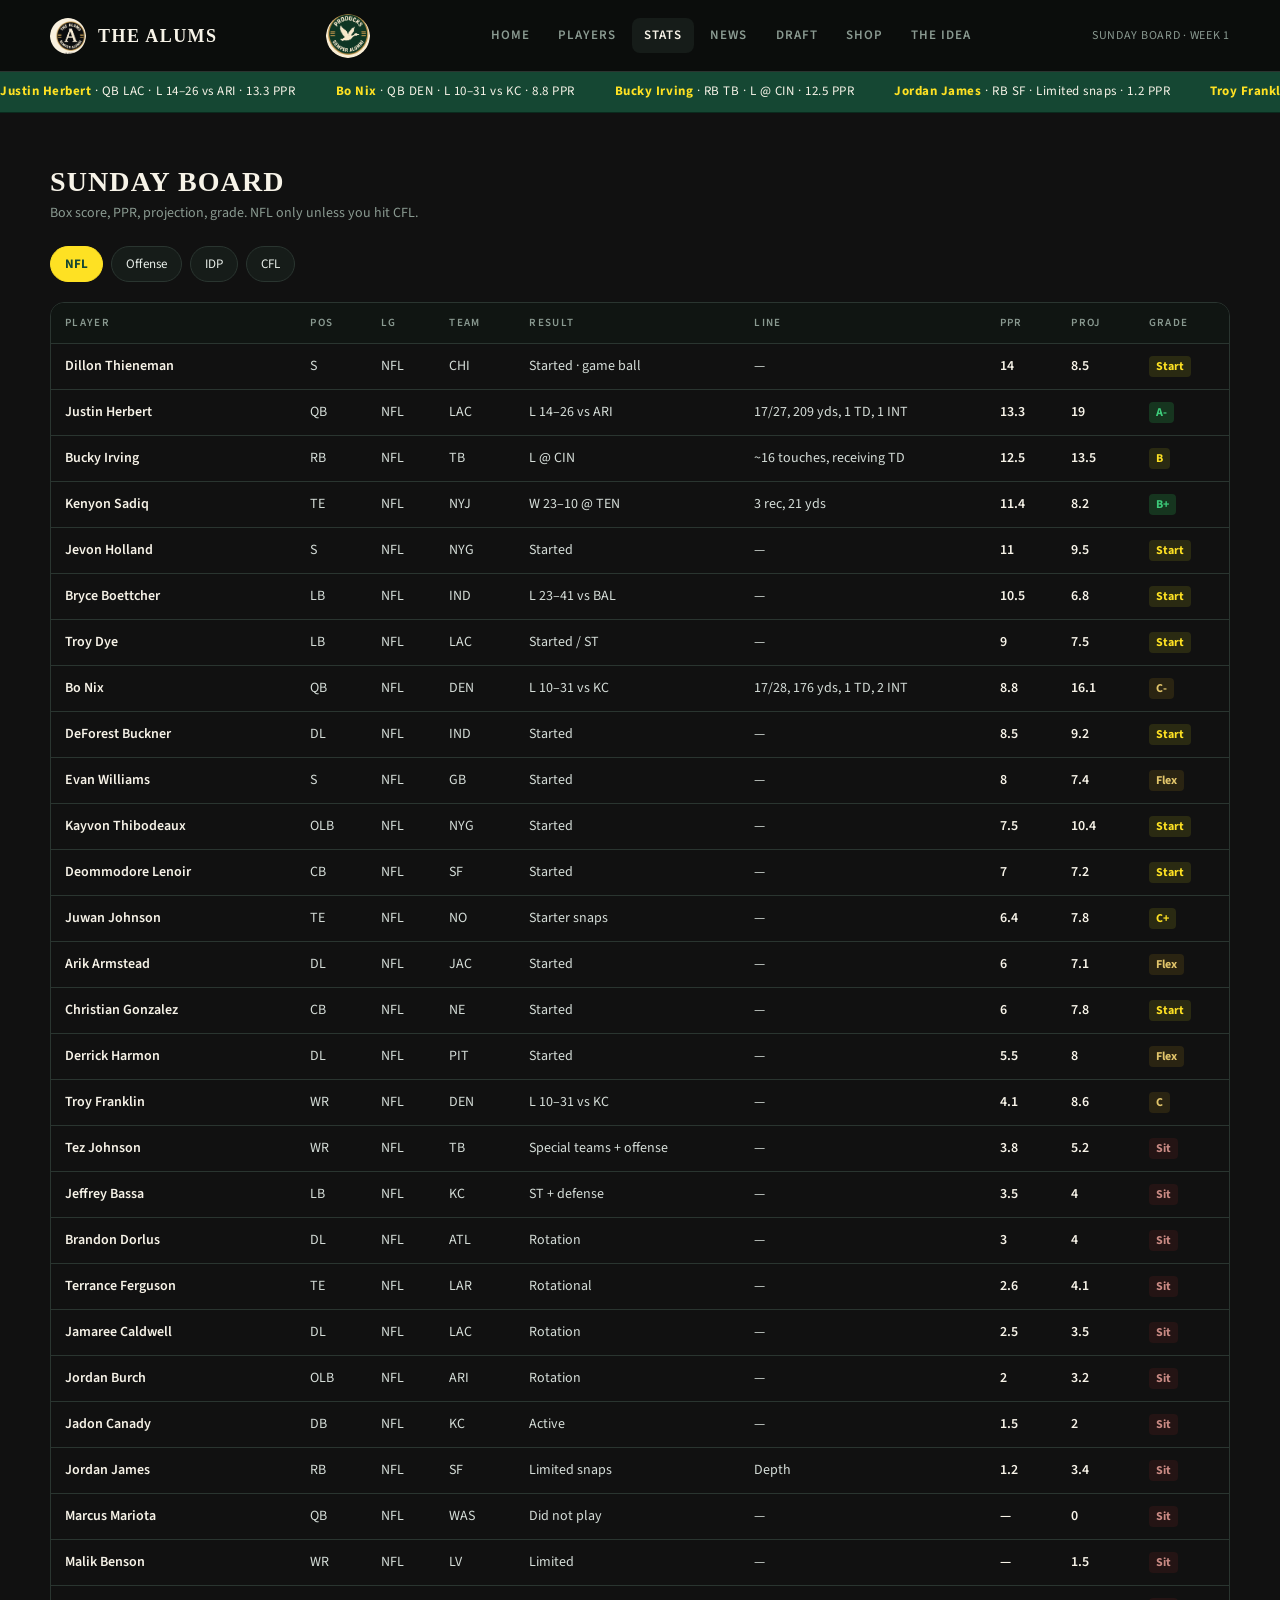
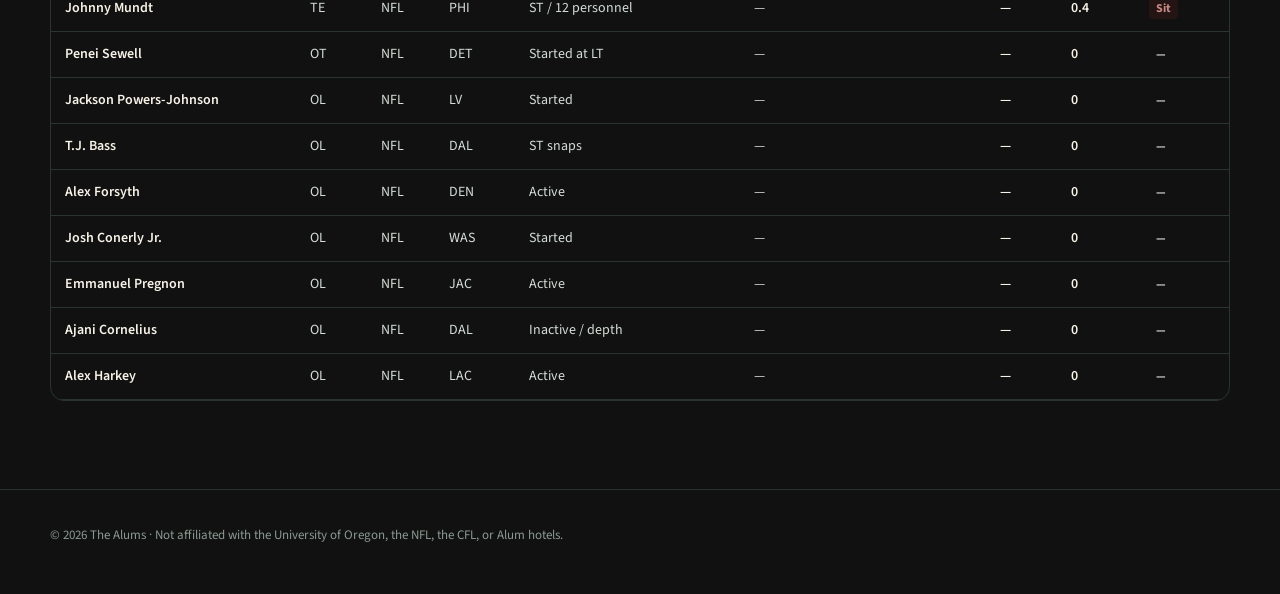
<file: thealums/producks/stats.html>
<!DOCTYPE html>
<html lang="en">
<head>
  <meta charset="UTF-8" />
  <meta name="viewport" content="width=device-width, initial-scale=1" />
  <title>Stats · ProDucks</title>
  <link rel="preconnect" href="https://fonts.googleapis.com" />
  <link rel="preconnect" href="https://fonts.gstatic.com" crossorigin />
  <link href="https://fonts.googleapis.com/css2?family=Cinzel:wght@500;600;700;800;900&family=Graduate&family=Source+Sans+3:wght@400;600;700&display=swap" rel="stylesheet" />
  <link rel="stylesheet" href="../css/styles.css" />
</head>
<body>
  <header class="nav">
    <div class="wrap nav-inner">
      <a class="brand" href="../index.html"><img class="seal" src="../img/alums-seal-black.png" alt="The Alums" /> THE&nbsp;ALUMS</a>
      <a class="channel" href="index.html"><img src="../img/producks-seal.png" alt="ProDucks" /></a>
      <nav class="nav-links">
        <a href="index.html">Home</a>
        <a href="roster.html">Players</a>
        <a href="stats.html" class="active">Stats</a>
        <a href="news.html">News</a>
        <a href="draft.html">Draft</a>
        <a href="shop.html">Shop</a>
        <a href="about.html">The Idea</a>
      </nav>
      <div class="nav-meta">Sunday board · Week 1</div>
    </div>
  </header>
  <div class="ticker"><div class="ticker-track" id="ticker-track"></div></div>

  <section class="section">
    <div class="wrap">
      <div class="section-head">
        <div>
          <h2>Sunday board</h2>
          <p>Box score, PPR, projection, grade. NFL only unless you hit CFL.</p>
        </div>
      </div>
      <div class="filters" id="stats-filters"></div>
      <div class="table-wrap">
        <table>
          <thead>
            <tr>
              <th>Player</th>
              <th>Pos</th>
              <th>Lg</th>
              <th>Team</th>
              <th>Result</th>
              <th>Line</th>
              <th>PPR</th>
              <th>Proj</th>
              <th>Grade</th>
            </tr>
          </thead>
          <tbody id="stats-body"></tbody>
        </table>
      </div>
    </div>
  </section>
  <footer>
    <div class="wrap"><p>© 2026 The Alums · Not affiliated with the University of Oregon, the NFL, the CFL, or Alum hotels.</p></div>
  </footer>
  <script src="../js/data.js"></script>
  <script src="../js/app.js"></script>
</body>
</html>
</file>
<file: thealums/css/styles.css>
:root {
  --green: #154733;
  --green-2: #0d2f22;
  --green-3: #1d6a4a;
  --gold: #FEE123;
  --gold-2: #FEE123;
  --black: #111111;
  --cream: #F7F3E8;
  --ink: #111111;
  --ink-2: #141816;
  --panel: #161c19;
  --panel-2: #1c2420;
  --line: #2a3530;
  --muted: #8a9a91;
  --text: #e8eee9;
  --white: #F7F3E8;
  --red: #e23b2e;
  --win: #3dcb7a;
  --shadow: 0 20px 50px rgba(0, 0, 0, 0.35);
  --radius: 14px;
  --max: 1180px;
  --nav-h: 72px;
}

* { box-sizing: border-box; margin: 0; padding: 0; }
html { scroll-behavior: smooth; }
body {
  font-family: "Source Sans 3", "Segoe UI", sans-serif;
  background: var(--ink);
  color: var(--text);
  min-height: 100vh;
  line-height: 1.5;
}
img { max-width: 100%; display: block; }
a { color: inherit; text-decoration: none; }
button { font-family: inherit; cursor: pointer; }

.wrap { width: min(var(--max), calc(100% - 40px)); margin: 0 auto; }

/* NAV */
.nav {
  position: sticky; top: 0; z-index: 50;
  height: var(--nav-h);
  background: rgba(11, 13, 12, 0.86);
  backdrop-filter: blur(16px);
  border-bottom: 1px solid var(--line);
}
.nav-inner {
  height: 100%;
  display: flex; align-items: center; justify-content: space-between;
  gap: 24px;
}
.brand {
  display: flex;
  align-items: center;
  gap: 12px;
  height: 100%;
  font-family: "Libre Caslon Display", "Libre Caslon Text", "Times New Roman", serif;
  letter-spacing: 0.08em;
  font-size: 18px;
  font-weight: 700;
  line-height: 1;
  color: var(--white);
}
.brand-mark {
  width: 34px; height: 34px;
  background: var(--gold);
  color: var(--green);
  display: grid; place-items: center;
  font-weight: 700;
  font-size: 18px;
  border-radius: 8px;
}
.brand span { color: var(--gold); }
.nav-links { display: flex; gap: 4px; align-items: center; }
.nav-links a {
  padding: 8px 12px;
  font-size: 13px;
  letter-spacing: 0.08em;
  text-transform: uppercase;
  color: var(--muted);
  font-weight: 600;
  border-radius: 8px;
}
.nav-links a:hover, .nav-links a.active { color: var(--white); background: var(--panel); }
.nav-meta {
  font-size: 12px;
  color: var(--muted);
  letter-spacing: 0.06em;
  text-transform: uppercase;
}
.nav-meta b { color: var(--gold); font-weight: 600; }

/* TICKER */
.ticker {
  background: var(--green);
  color: var(--white);
  overflow: hidden;
  border-bottom: 1px solid #0a2a1d;
}
.ticker-track {
  display: flex; gap: 40px;
  padding: 10px 0;
  white-space: nowrap;
  animation: tick 42s linear infinite;
  width: max-content;
}
.ticker-item { font-size: 13px; letter-spacing: 0.04em; }
.ticker-item strong { color: var(--gold); font-weight: 700; }
@keyframes tick {
  from { transform: translateX(0); }
  to { transform: translateX(-50%); }
}

/* HERO */
.hero {
  position: relative;
  padding: 56px 0 36px;
  background:
    radial-gradient(1200px 500px at 80% -10%, rgba(254, 225, 35, 0.08), transparent 50%),
    radial-gradient(800px 400px at 0% 100%, rgba(21, 71, 51, 0.55), transparent 50%),
    var(--ink);
  overflow: hidden;
}
.kicker {
  display: inline-flex; align-items: center; gap: 8px;
  font-size: 11px; letter-spacing: 0.18em; text-transform: uppercase;
  color: var(--gold); font-weight: 700; margin-bottom: 14px;
}
.kicker:before {
  content: ""; width: 22px; height: 2px; background: var(--gold);
}
h1, .display {
  font-family: "Libre Caslon Display", "Libre Caslon Text", "Times New Roman", serif;
  font-weight: 700;
  letter-spacing: 0.06em;
  color: var(--white);
}
h2, h3 {
  font-family: "Libre Caslon Display", "Libre Caslon Text", "Times New Roman", serif;
  font-weight: 700;
  letter-spacing: 0.04em;
  color: var(--white);
  text-transform: uppercase;
}
.hero h1 {
  font-size: clamp(40px, 6vw, 72px);
  line-height: 0.95;
  max-width: 16ch;
  text-transform: uppercase;
}
.hero p.lede {
  margin-top: 18px;
  max-width: 52ch;
  font-size: 18px;
  color: #c5d1ca;
}
.hero-stats {
  display: flex; flex-wrap: wrap; gap: 28px;
  margin-top: 32px;
}
.stat b {
  display: block;
  font-family: "Libre Caslon Display", "Libre Caslon Text", "Times New Roman", serif;
  font-size: 32px;
  color: var(--gold);
  line-height: 1;
}
.stat span {
  font-size: 12px;
  letter-spacing: 0.12em;
  text-transform: uppercase;
  color: var(--muted);
}

/* LAYOUT */
.section { padding: 48px 0; }
.section-head {
  display: flex; align-items: end; justify-content: space-between;
  gap: 16px; margin-bottom: 22px;
}
.section-head h2 {
  font-size: 28px;
  text-transform: uppercase;
}
.section-head p { color: var(--muted); font-size: 14px; }
.grid-2 { display: grid; grid-template-columns: 1.4fr 1fr; gap: 22px; }
.grid-3 { display: grid; grid-template-columns: repeat(3, 1fr); gap: 18px; }
.grid-4 { display: grid; grid-template-columns: repeat(4, 1fr); gap: 16px; }

/* CARDS */
.card {
  background: var(--panel);
  border: 1px solid var(--line);
  border-radius: var(--radius);
  overflow: hidden;
}
.card.pad { padding: 22px; }
.story {
  min-height: 340px;
  display: flex; flex-direction: column; justify-content: flex-end;
  padding: 28px;
  background:
    linear-gradient(180deg, transparent 10%, rgba(11,13,12,0.92) 70%),
    linear-gradient(135deg, #1a3d2e 0%, #0b0d0c 60%);
  position: relative;
}
.story .tag, .tag {
  display: inline-block;
  font-size: 10px;
  letter-spacing: 0.16em;
  text-transform: uppercase;
  font-weight: 700;
  color: var(--green);
  background: var(--gold);
  padding: 4px 8px;
  border-radius: 4px;
  margin-bottom: 10px;
}
.tag.ghost {
  background: transparent;
  color: var(--gold);
  border: 1px solid rgba(254,225,35,0.35);
}
.story h3 { font-size: 32px; line-height: 1.05; text-transform: uppercase; }
.story p { margin-top: 10px; color: #c9d4ce; max-width: 48ch; }
.news-list { display: flex; flex-direction: column; }
.news-item {
  padding: 16px 18px;
  border-bottom: 1px solid var(--line);
  display: grid; gap: 4px;
}
.news-item:last-child { border-bottom: 0; }
.news-item:hover { background: var(--panel-2); }
.news-item small { color: var(--muted); font-size: 12px; letter-spacing: 0.06em; text-transform: uppercase; }
.news-item h4 { font-size: 16px; color: var(--white); font-weight: 600; }

/* PLAYER CARDS */
.player-card {
  background: var(--panel);
  border: 1px solid var(--line);
  border-radius: var(--radius);
  padding: 16px;
  display: flex; flex-direction: column; gap: 12px;
  transition: transform .15s ease, border-color .15s ease;
}
.player-card:hover { transform: translateY(-3px); border-color: #3d5348; }
.pc-top { display: flex; gap: 12px; align-items: center; }
.avatar {
  width: 52px; height: 52px; border-radius: 12px;
  display: grid; place-items: center;
  font-family: "Libre Caslon Display", "Libre Caslon Text", "Times New Roman", serif;
  font-size: 20px;
  background: linear-gradient(160deg, var(--green-3), var(--green));
  color: var(--gold);
  border: 1px solid #2f5b45;
  flex-shrink: 0;
}
.avatar.lg { width: 84px; height: 84px; font-size: 32px; border-radius: 16px; }
.pc-name { font-family: "Libre Caslon Display", "Libre Caslon Text", "Times New Roman", serif; font-size: 20px; color: var(--white); text-transform: uppercase; line-height: 1.1; }
.pc-meta { font-size: 12px; color: var(--muted); letter-spacing: 0.04em; }
.chips { display: flex; flex-wrap: wrap; gap: 6px; }
.chip {
  font-size: 11px;
  letter-spacing: 0.06em;
  text-transform: uppercase;
  padding: 3px 8px;
  border-radius: 999px;
  background: #101512;
  border: 1px solid var(--line);
  color: #c5d1ca;
}
.chip.gold { background: rgba(254,225,35,0.12); color: var(--gold); border-color: rgba(254,225,35,0.28); }
.pc-week {
  font-size: 13px;
  color: #c5d1ca;
  background: #101512;
  border-radius: 10px;
  padding: 10px 12px;
}
.pc-week b { color: var(--white); }
.ppr {
  margin-left: auto;
  font-family: "Libre Caslon Display", "Libre Caslon Text", "Times New Roman", serif;
  font-size: 22px;
  color: var(--gold);
}
.row { display: flex; align-items: center; gap: 8px; }

/* TABLES */
.table-wrap { overflow-x: auto; border: 1px solid var(--line); border-radius: var(--radius); }
table { width: 100%; border-collapse: collapse; font-size: 14px; }
th {
  text-align: left;
  font-size: 11px;
  letter-spacing: 0.12em;
  text-transform: uppercase;
  color: var(--muted);
  font-weight: 600;
  padding: 12px 14px;
  background: #101512;
  border-bottom: 1px solid var(--line);
}
td {
  padding: 12px 14px;
  border-bottom: 1px solid var(--line);
  color: #d5ddd8;
}
tr:hover td { background: #1a221e; }
td a { color: var(--white); font-weight: 600; }
td a:hover { color: var(--gold); }
.num { font-variant-numeric: tabular-nums; font-weight: 600; color: var(--white); }
.grade {
  font-weight: 700;
  font-size: 12px;
  padding: 2px 7px;
  border-radius: 4px;
}
.grade.A, .grade.A-, .grade.B\+ { background: #16351f; color: var(--win); }
.grade.B, .grade.C\+, .grade.Start { background: #2a2a12; color: var(--gold); }
.grade.C, .grade.C-, .grade.Flex { background: #2a2412; color: #e2c56b; }
.grade.Sit, .grade.D, .grade.\\— { background: #241414; color: #c98a84; }

/* FILTERS */
.filters { display: flex; flex-wrap: wrap; gap: 8px; margin-bottom: 20px; }
.filter, .search {
  background: var(--panel);
  border: 1px solid var(--line);
  color: var(--text);
  border-radius: 999px;
  padding: 8px 14px;
  font-size: 13px;
}
.filter.active { background: var(--gold); color: var(--green); border-color: var(--gold); font-weight: 700; }
.search { min-width: 220px; border-radius: 10px; outline: none; }

/* PROFILE */
.profile-hero {
  display: grid;
  grid-template-columns: auto 1fr auto;
  gap: 24px;
  align-items: center;
  padding: 28px;
  background:
    linear-gradient(120deg, rgba(21,71,51,0.45), transparent 55%),
    var(--panel);
  border: 1px solid var(--line);
  border-radius: var(--radius);
}
.profile-hero h1 { font-size: 48px; text-transform: uppercase; line-height: 0.95; }
.stat-grid {
  display: grid;
  grid-template-columns: repeat(4, 1fr);
  gap: 12px;
  margin-top: 22px;
}
.stat-box {
  background: var(--panel);
  border: 1px solid var(--line);
  border-radius: 12px;
  padding: 16px;
}
.stat-box b {
  display: block;
  font-family: "Libre Caslon Display", "Libre Caslon Text", "Times New Roman", serif;
  font-size: 28px;
  color: var(--gold);
}
.stat-box span { font-size: 12px; color: var(--muted); text-transform: uppercase; letter-spacing: 0.08em; }

/* FOOTER */
footer {
  margin-top: 40px;
  border-top: 1px solid var(--line);
  padding: 36px 0 48px;
  color: var(--muted);
  font-size: 13px;
}
.foot-grid {
  display: grid;
  grid-template-columns: 1.4fr 1fr 1fr;
  gap: 24px;
  margin-bottom: 28px;
}
footer h4 { color: var(--white); margin-bottom: 8px; font-size: 14px; letter-spacing: 0.08em; text-transform: uppercase; }
footer a:hover { color: var(--gold); }
.disclaimer { color: #6d7a73; font-size: 12px; }

/* ABOUT / PRODUCT */
.prose { max-width: 72ch; }
.prose h2 { margin: 28px 0 10px; font-size: 26px; text-transform: uppercase; }
.prose p { margin-bottom: 12px; color: #c5d1ca; }
.prose ul { margin: 8px 0 16px 18px; color: #c5d1ca; }
.roadmap {
  display: grid; gap: 12px;
}
.step {
  display: grid; grid-template-columns: 72px 1fr;
  gap: 16px;
  padding: 16px;
  background: var(--panel);
  border: 1px solid var(--line);
  border-radius: 12px;
}
.step b { color: var(--gold); font-family: "Libre Caslon Display", "Libre Caslon Text", "Times New Roman", serif; font-size: 20px; }

.empty { color: var(--muted); padding: 24px; text-align: center; }

/* ADS + SHOP */
.ad {
  margin: 18px auto;
  max-width: var(--max);
  border: 1px dashed #3d5348;
  background: repeating-linear-gradient(-45deg, #121714, #121714 8px, #161c19 8px, #161c19 16px);
  border-radius: 10px;
  min-height: 90px;
  display: flex;
  align-items: center;
  justify-content: center;
  flex-direction: column;
  gap: 4px;
  color: var(--muted);
  text-align: center;
  padding: 16px;
}
.ad small { letter-spacing: 0.16em; text-transform: uppercase; font-size: 10px; color: #6d7a73; }
.ad b { color: var(--gold); font-family: "Libre Caslon Display", "Libre Caslon Text", "Times New Roman", serif; letter-spacing: 0.06em; }
.ad.leader { min-height: 90px; }
.ad.sidebar { min-height: 250px; }
.ad.inline { min-height: 70px; margin: 16px 0; }

.shop-grid { display: grid; grid-template-columns: repeat(3, 1fr); gap: 16px; }
.product {
  background: var(--panel);
  border: 1px solid var(--line);
  border-radius: var(--radius);
  padding: 16px;
  display: flex;
  flex-direction: column;
  gap: 10px;
}
.product-art {
  height: 140px;
  border-radius: 10px;
  display: grid;
  place-items: center;
  font-family: "Libre Caslon Display", "Libre Caslon Text", "Times New Roman", serif;
  font-size: 28px;
  color: var(--gold);
  background: linear-gradient(160deg, #1d6a4a, #0d2f22);
}
.product h3 { font-size: 18px; text-transform: uppercase; }
.price { color: var(--gold); font-family: "Libre Caslon Display", "Libre Caslon Text", "Times New Roman", serif; font-size: 22px; }
.buy {
  display: inline-block;
  background: var(--gold);
  color: var(--green);
  font-weight: 700;
  letter-spacing: 0.08em;
  text-transform: uppercase;
  font-size: 12px;
  padding: 10px 14px;
  border-radius: 8px;
  text-align: center;
}
.buy:hover { background: #fff3a0; }
.disclosure { font-size: 12px; color: #6d7a73; margin: 8px 0 20px; }

@media (max-width: 900px) {
  .shop-grid { grid-template-columns: 1fr; }
}

@media (max-width: 900px) {
  .grid-2, .grid-3, .grid-4, .foot-grid, .profile-hero, .stat-grid {
    grid-template-columns: 1fr;
  }
  .nav-links { display: none; }
  .hero h1 { font-size: 42px; }
  .nav-meta { display: none; }
}

.more {
  color: var(--gold);
  font-size: 13px;
  letter-spacing: 0.1em;
  text-transform: uppercase;
  font-weight: 600;
  white-space: nowrap;
}
.hero.compact h1 { font-size: clamp(40px, 8vw, 72px); }
.desk-links {
  display: grid;
  grid-template-columns: 1fr 1fr;
  gap: 16px;
}
.desk-link {
  display: block;
  background: var(--panel);
  border: 1px solid var(--line);
  border-radius: var(--radius);
  padding: 22px;
}
.desk-link h3 {
  font-family: "Libre Caslon Display", "Libre Caslon Text", "Times New Roman", serif;
  text-transform: uppercase;
  margin: 10px 0 6px;
}
.desk-link p { color: var(--muted); }
@media (max-width: 720px) {
  .desk-links { grid-template-columns: 1fr; }
}
.channel {
  font-family: "Libre Caslon Display", "Libre Caslon Text", "Times New Roman", serif;
  letter-spacing: 0.12em;
  text-transform: uppercase;
  font-size: 13px;
  color: var(--ink);
  background: var(--gold);
  padding: 6px 10px;
  border-radius: 6px;
  font-weight: 600;
  white-space: nowrap;
}
.schools-grid { display: grid; grid-template-columns: repeat(3, 1fr); gap: 16px; }
.school-tile {
  background: var(--panel);
  border: 1px solid var(--line);
  border-radius: var(--radius);
  padding: 22px;
  min-height: 140px;
}
.school-tile.live { border-color: var(--gold); }
.school-tile h3 { font-family: "Libre Caslon Display", "Libre Caslon Text", "Times New Roman", serif; text-transform: uppercase; font-size: 22px; margin: 8px 0; }
.school-tile p { color: var(--muted); font-size: 14px; }
.soon { color: var(--muted); font-size: 11px; letter-spacing: .12em; text-transform: uppercase; }
@media (max-width: 720px) {
  .schools-grid { grid-template-columns: 1fr; }
  .nav-meta { display: none; }
}

.brand .seal,
.brand svg.seal,
svg.seal {
  width: 36px;
  height: 36px;
  border-radius: 50%;
  object-fit: cover;
  object-position: center;
  background: #111;
  flex-shrink: 0;
  display: block;
  overflow: hidden;
}
.channel {
  background: transparent !important;
  padding: 0 !important;
  line-height: 0;
  display: flex;
  align-items: center;
  height: 44px;
}
.channel img,
.channel svg,
svg.channel-seal {
  width: 44px;
  height: 44px;
  border-radius: 50%;
  object-fit: contain;
  object-position: center;
  display: block;
}
.tile-seal,
svg.tile-seal {
  width: 64px;
  height: 64px;
  border-radius: 50%;
  object-fit: cover;
  object-position: center;
  margin-bottom: 10px;
  display: block;
}


.seal-wrap {
  width: 44px;
  height: 44px;
  border-radius: 50%;
  overflow: hidden;
  display: flex;
  align-items: center;
  justify-content: center;
  flex-shrink: 0;
  background: transparent;
  line-height: 0;
}
.seal-wrap.lg {
  width: 72px;
  height: 72px;
  margin-bottom: 10px;
}
.seal-wrap img {
  width: 44px;
  height: 44px;
  object-fit: contain;
  display: block;
}
.seal-wrap.lg img {
  width: 72px;
  height: 72px;
}

body.network {
  background: #F7F3E8;
  color: #111111;
}
body.network .nav {
  background: #111111;
  border-bottom: 1px solid #FEE123;
}
body.network .brand,
body.network .nav-links a.active,
body.network .nav-links a:hover { color: #F7F3E8; }
body.network .nav-links a { color: #c4b896; }
body.network .nav-meta { color: #FEE123; }
body.network .hero {
  background: #111111;
  color: #F7F3E8;
}
body.network .hero h1 { color: #F7F3E8; }
body.network .hero .lede { color: #F7F3E8; }
body.network .kicker { color: #FEE123; }
body.network h1, body.network h2, body.network h3 { color: #111111; }
body.network .hero h1 { color: #F7F3E8; }
body.network .section-head p,
body.network .school-tile p { color: #4a4538; }
body.network .school-tile {
  background: #fffdf6;
  border: 1px solid #d9c98a;
  color: #111;
}
body.network .school-tile.live { border-color: #FEE123; }
body.network table { color: #111; background: #fffdf6; }
body.network th { color: #111; border-color: #d9c98a; }
body.network td { border-color: #e6dcb4; }
body.network footer { color: #4a4538; border-top: 1px solid #d9c98a; }
body.network .ad { background: #111111; color: #F7F3E8; border-color: #FEE123; }
body.network .ad small { color: #FEE123; }
body.network .chip { background: #111111; color: #F7F3E8; border-color: #FEE123; }
body.network .chip.gold { background: #FEE123; color: #111111; border-color: #FEE123; }
body.network .soon { color: #111111; }
body.network a { color: #111111; }
body.network td a:hover { color: #111111; }
body.network tr:hover td { background: #F7F3E8; }

/* ProDucks channel: green + gold + cream + black only */
body.channel {
  background: #111111;
  color: #F7F3E8;
}
body.channel .nav {
  background: #111111;
  border-bottom: 1px solid #FEE123;
}
body.channel .hero {
  background: #154733;
}
body.channel .kicker { color: #FEE123; }
body.channel h1, body.channel h2, body.channel h3 { color: #F7F3E8; }
body.channel .lede,
body.channel .section-head p,
body.channel .prose p,
body.channel .story p { color: #F7F3E8; }
body.channel .panel,
body.channel .player-card,
body.channel .school-tile,
body.channel table {
  background: #154733;
  border-color: #FEE123;
  color: #F7F3E8;
}
body.channel th, body.channel td { border-color: #FEE123; color: #F7F3E8; }
body.channel .chip { background: #111111; color: #F7F3E8; border-color: #FEE123; }
body.channel .chip.gold,
body.channel .filter.active,
body.channel .buy { background: #FEE123; color: #111111; border-color: #FEE123; }
body.channel .avatar { background: #FEE123; color: #154733; }
body.channel footer { color: #F7F3E8; border-top: 1px solid #FEE123; }
body.channel .ad { background: #111111; color: #F7F3E8; border-color: #FEE123; }
</file>
